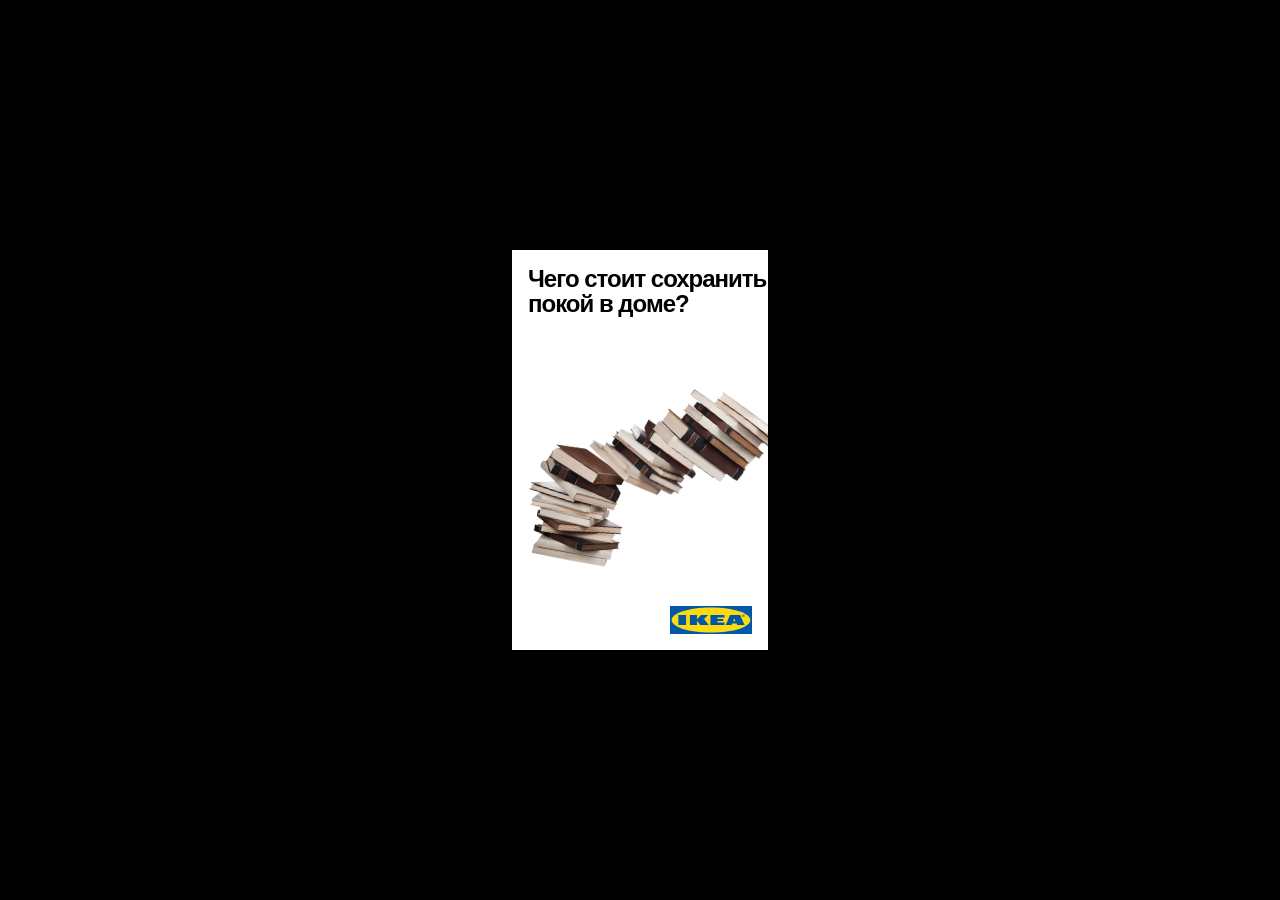
<file: smartHead/index.html>
<!DOCTYPE html>
<html lang="en">

<head>
  <meta charset="UTF-8">
  <meta name="viewport" content="width=device-width, initial-scale=1.0">
  <title>Document</title>
  <link rel="stylesheet" href="css/style.min.css">
</head>

<body>
  <div class="wrapper">
    <div class="container">

      <div class="frames">
        <div class="frame frame1">
          <p class="text text1">
            Чего стоит сохранить покой в доме?
          </p>
          <div class="images">
            <img class="img img3" src="images/3.png" alt="books">
            <img class="img img2" src="images/2.png" alt="books">
            <img class="img img1" src="images/1.png" alt="books">
          </div>
        </div>

        <div class="frame frame2">
          <p class="text text2">
            <span>хемнэс</span>
            <span>стеллаж</span>
            <span>6499.-</span>
          </p>
          <div class="images">
            <img src="images/bookshelf.png" alt="books">
          </div>
        </div>

        <div class="frame frame3">
          <p class="text text3">

            Узнайте цену покоя
          </p>
          <div class="frames__logo text">
            <span class="yellow-line"></span>
            IKEA.ru
          </div>
          <div class="copyright">
            © Inter IKEA Systems B.V.2018. ООО «ИКЕА ДОМ», Московская обл., г. Химки, мкр-н ИКЕА, корп. 1, ОГРН
            1065047056348.
          </div>
        </div>
      </div>
      <img class="logo" src="images/logo.svg" alt="logo">


    </div>
  </div>

  <script src="https://cdnjs.cloudflare.com/ajax/libs/gsap/3.7.1/gsap.min.js"></script>
  <script src="js/main.min.js"></script>
</body>

</html>
</file>
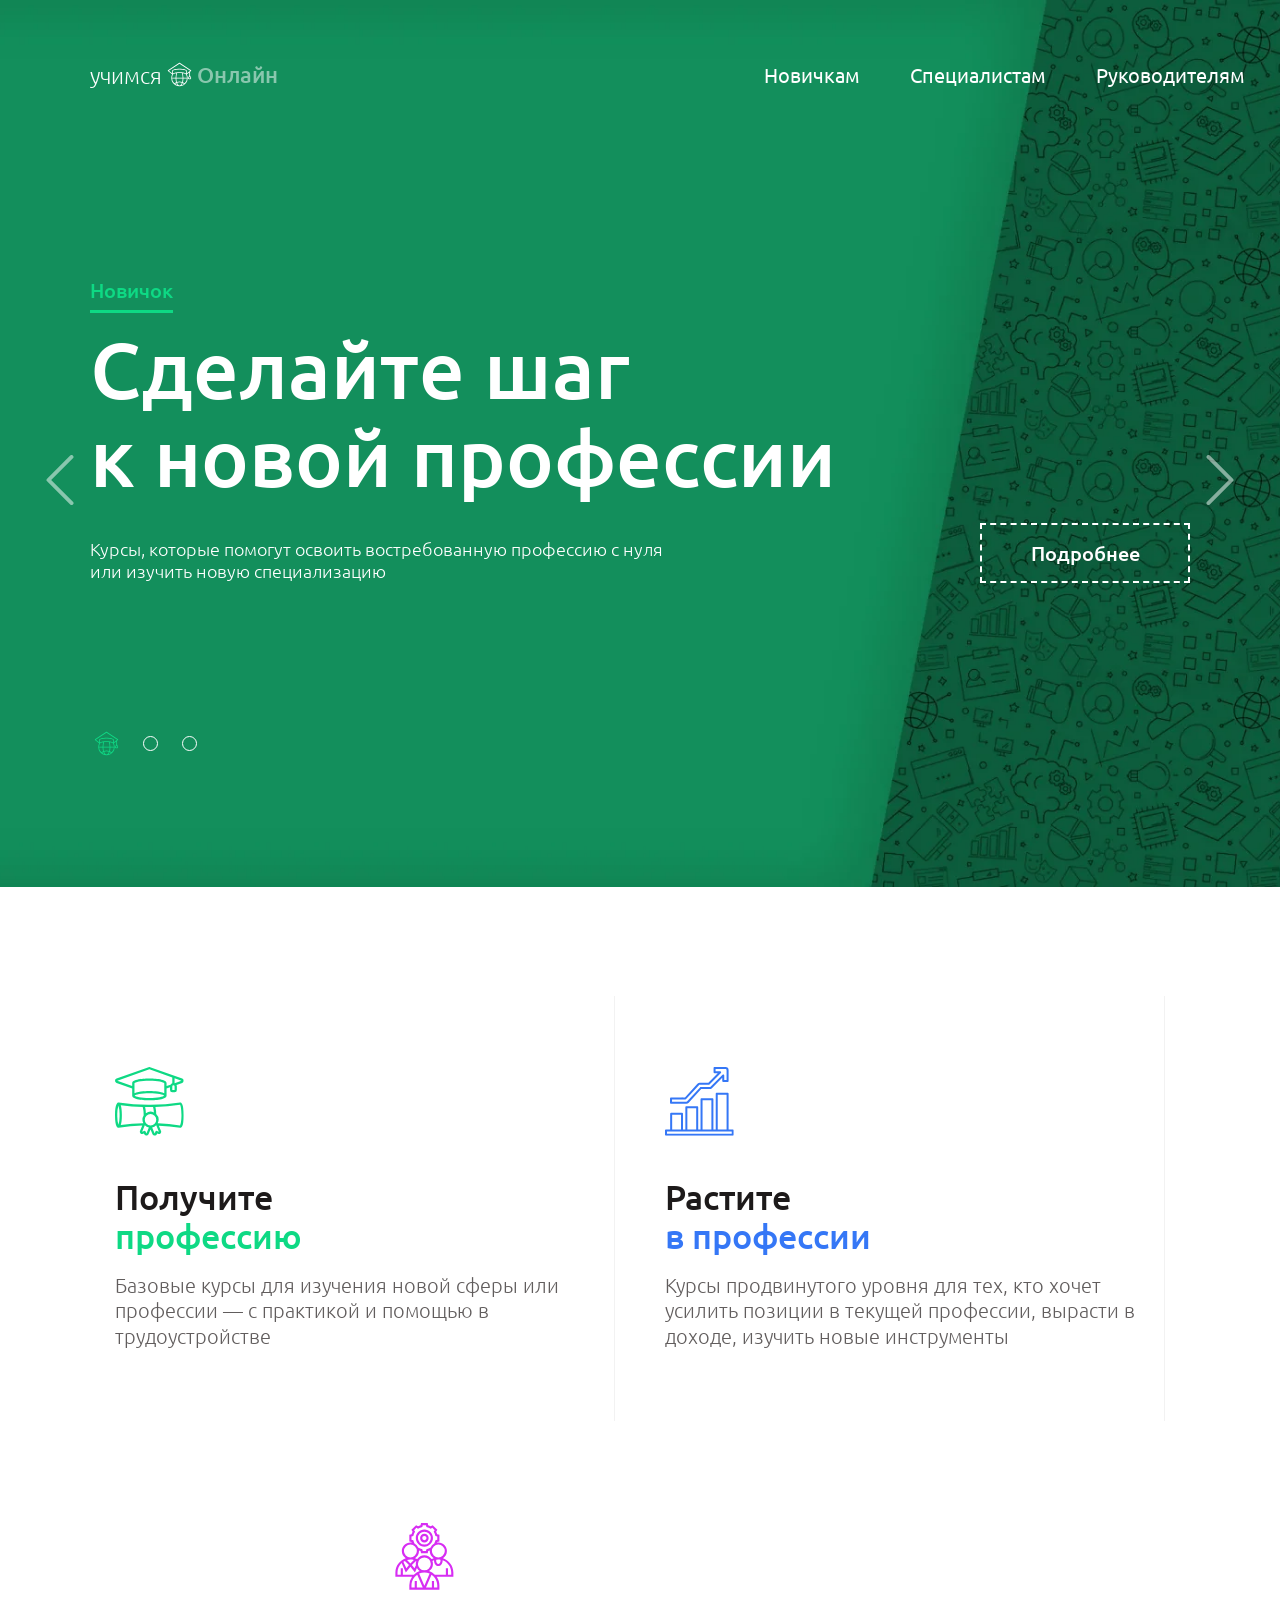
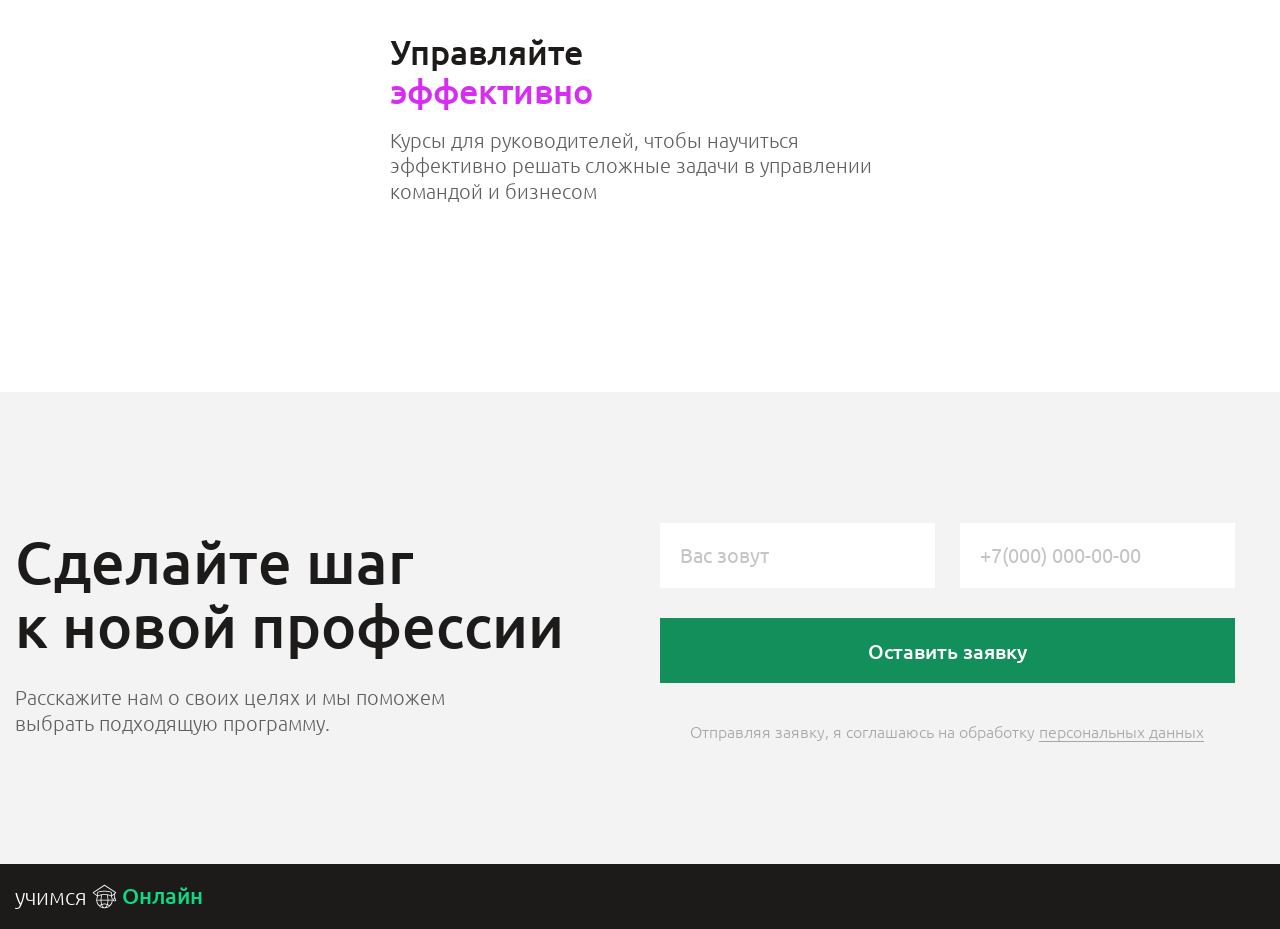
<file: developerKDA/app/index.html>
<!DOCTYPE html>
<html lang="ru">

<head>
	<meta charset="UTF-8">
	<meta name="viewport" content="width=device-width, initial-scale=1.0">
	<title>Developer Test</title>
	<link rel="preconnect" href="https://fonts.googleapis.com">
	<link rel="preconnect" href="https://fonts.gstatic.com" crossorigin>
	<link href="https://fonts.googleapis.com/css2?family=Ubuntu:wght@300;400;500&display=swap" rel="stylesheet">
	<link rel="stylesheet" href="css/style.min.css">
</head>

<body>

	<div class="wrapper">
		<header class="header">
	<div class="container">
		<div class="header__inner">

			<div class="tagline">
				<span>учимся</span>
				<span>Онлайн</span>
				<svg class="tagline-icon" width="25" height="25">
					<use href="img/sprite.svg#iconGrad"></use>
				</svg>
			</div>

			<div class="menu__btn">
				<span></span>
				<span></span>
				<span></span>
			</div>

			<ul class="nav-links">

				<li class="nav__item">
					<a class="nav__link" href="#" id="nav__link-active">Новичкам</a>
					<ul class="drop-menu">
						<li><a href="#">Дизайн</a></li>
						<li><a href="#">Аналитика</a></li>
						<li><a href="#">Маркетинг</a></li>
						<li><a href="#">Программирование</a></li>
					</ul>
				</li>

				<li class="nav__item">
					<a class="nav__link" href="#" id="nav__link-active">Специалистам</a>
					<ul class="drop-menu">
						<li><a href="#">Дизайн</a></li>
						<li><a href="#">Аналитика</a></li>
						<li><a href="#">Маркетинг</a></li>
						<li><a href="#">Программирование</a></li>
					</ul>
				</li>

				<li class="nav__item">
					<a class="nav__link" href="#" id="nav__link-active">Руководителям</a>
					<ul class="drop-menu">
						<li><a href="#">Стратегия</a></li>
						<li><a href="#">Цифровые финансы</a></li>
						<li><a href="#">Цифровой маркетинг</a></li>
						<li><a href="#">Бизнес и управление</a></li>
					</ul>
				</li>

			</ul>

		</div>
	</div>
</header>
		<main class="main">
			<section class="slider">
	<div class="swiper">
		<div class="swiper-wrapper">
			<div class="swiper-slide swiper-slide1">
				<div class="container">
					<div class="swiper-slide__inner">
						<div class="slide__text">
							<span>Новичок</span>
							<h1 class="slide__title">
								Сделайте шаг<br> к новой профессии
							</h1>
							<div class="slide__subtitle">
								Курсы, которые помогут освоить востребованную профессию
								с нуля или изучить новую специализацию
							</div>
						</div>
						<button class="slide__btn btn">Подробнее</button>
					</div>
				</div>
			</div>
			<div class="swiper-slide swiper-slide2">
				<div class="container">
					<div class="swiper-slide__inner">
						<div class="slide__text">
							<span>Специалисты</span>
							<h1 class="slide__title">
								Сделайте шаг<br> к росту карьеры
							</h1>
							<div class="slide__subtitle">
								Курсы для специалистов с опытом, чтобы развиваться в профессии и открывать новые возможности в
								карьере
							</div>
						</div>
						<button class="slide__btn btn">Подробнее</button>
					</div>
				</div>
			</div>
			<div class="swiper-slide swiper-slide3">
				<div class="container">
					<div class="swiper-slide__inner">
						<div class="slide__text">
							<span>Руководители</span>
							<h1 class="slide__title">
								Сделайте шаг<br> к новым решениям
							</h1>
							<div class="slide__subtitle">
								Курсы для руководителей, чтобы развивать управленческие навыки и растить бизнес
							</div>
						</div>
						<button class="slide__btn btn">Подробнее</button>
					</div>
				</div>
			</div>
		</div>
		<div class="slider__btn">
			<div class="swiper-button-prev">
				<svg class="arrowPrev" width="28" height="50">
					<use href="img/sprite.svg#arrowPrev"></use>
				</svg>
				<svg class="arrowPrevHover" width="50" height="50">
					<use href="img/sprite.svg#arrowPrevHover"></use>
				</svg>
			</div>
			<div class="swiper-button-next">
				<svg class="arrowNextHover" width="50" height="50">
					<use href="img/sprite.svg#arrowNextHover"></use>
				</svg>
				<svg class="arrowNext" width="28" height="50">
					<use href="img/sprite.svg#arrowNext"></use>
				</svg>
			</div>
		</div>
		<div class="pagination">
			<div class="container">
				<div class="swiper-pagination">
				</div>
			</div>
		</div>
	</div>
</section>
			<section class="content">
   <div class="container">
      <div class="content__inner">

         <ul class="content__list">

            <li class="content__item">
               <svg class="item-icon">
                  <use href="img/sprite.svg#icon1"></use>
               </svg>
               <h3 class="content__title">
                  Получите <br><span>профессию</span>
               </h3>
               <p class="content__text">
                  Базовые курсы для изучения новой сферы
                  или профессии — с практикой и помощью
                  в трудоустройстве
               </p>
            </li>

            <li class="content__item">
               <svg class="item-icon">
                  <use href="img/sprite.svg#icon2"></use>
               </svg>
               <h3 class="content__title">
                  Растите <br><span>в профессии</span>
               </h3>
               <p class="content__text">
                  Курсы продвинутого уровня для тех, кто хочет усилить позиции в текущей профессии, вырасти
                  в доходе, изучить новые инструменты
               </p>
            </li>

            <li class="content__item">
               <svg class="item-icon" width="65" height="63">
                  <use href="img/sprite.svg#icon3"></use>
               </svg>
               <h3 class="content__title">
                  Управляйте <br><span>эффективно</span>
               </h3>
               <p class="content__text">
                  Курсы для руководителей, чтобы научиться эффективно решать сложные задачи
                  в управлении командой и бизнесом
               </p>
            </li>
         </ul>
      </div>
   </div>
</section>
			<section class="form">
   <div class="container">
      <div class="form__inner">

         <div class="form__content">
            <h2 class="form__title">
               Сделайте шаг <br>к новой профессии
            </h2>
            <p class="form__subtitle">
               Расскажите нам
               о своих целях и мы поможем выбрать подходящую программу.
            </p>
         </div>

         <form class="form__request" action="#">
            <div class="form__list">
               <label class="form__item">
                  <input class="form__input input-name" type="text" name="Имя" placeholder="Вас зовут">
               </label>
               <label class="form__item">
                  <input class="form__input input-tel" type="tel" name="Телефон" placeholder="+7(000) 000-00-00">
               </label>
               <button class="form__item-btn btn">Оставить заявку</button>
            </div>

            <p class="form__policy">
               Отправляя заявку, я соглашаюсь на обработку <span>персональных данных</span>
            </p>
         </form>

      </div>
   </div>
</section>

		</main>

		<footer class="footer">
	<div class="container">
		<div class="footer__inner">

			<div class="tagline">
				<span>учимся</span>

				<span>Онлайн</span>
				<svg class="tagline-icon" width="25" height="25">
					<use href="img/sprite.svg#iconGrad"></use>
				</svg>
			</div>

		</div>
	</div>
</footer>

	</div>

	<script src="js/vendors.min.js"></script>
<script src="js/app.min.js"></script>

</body>

</html>
</file>
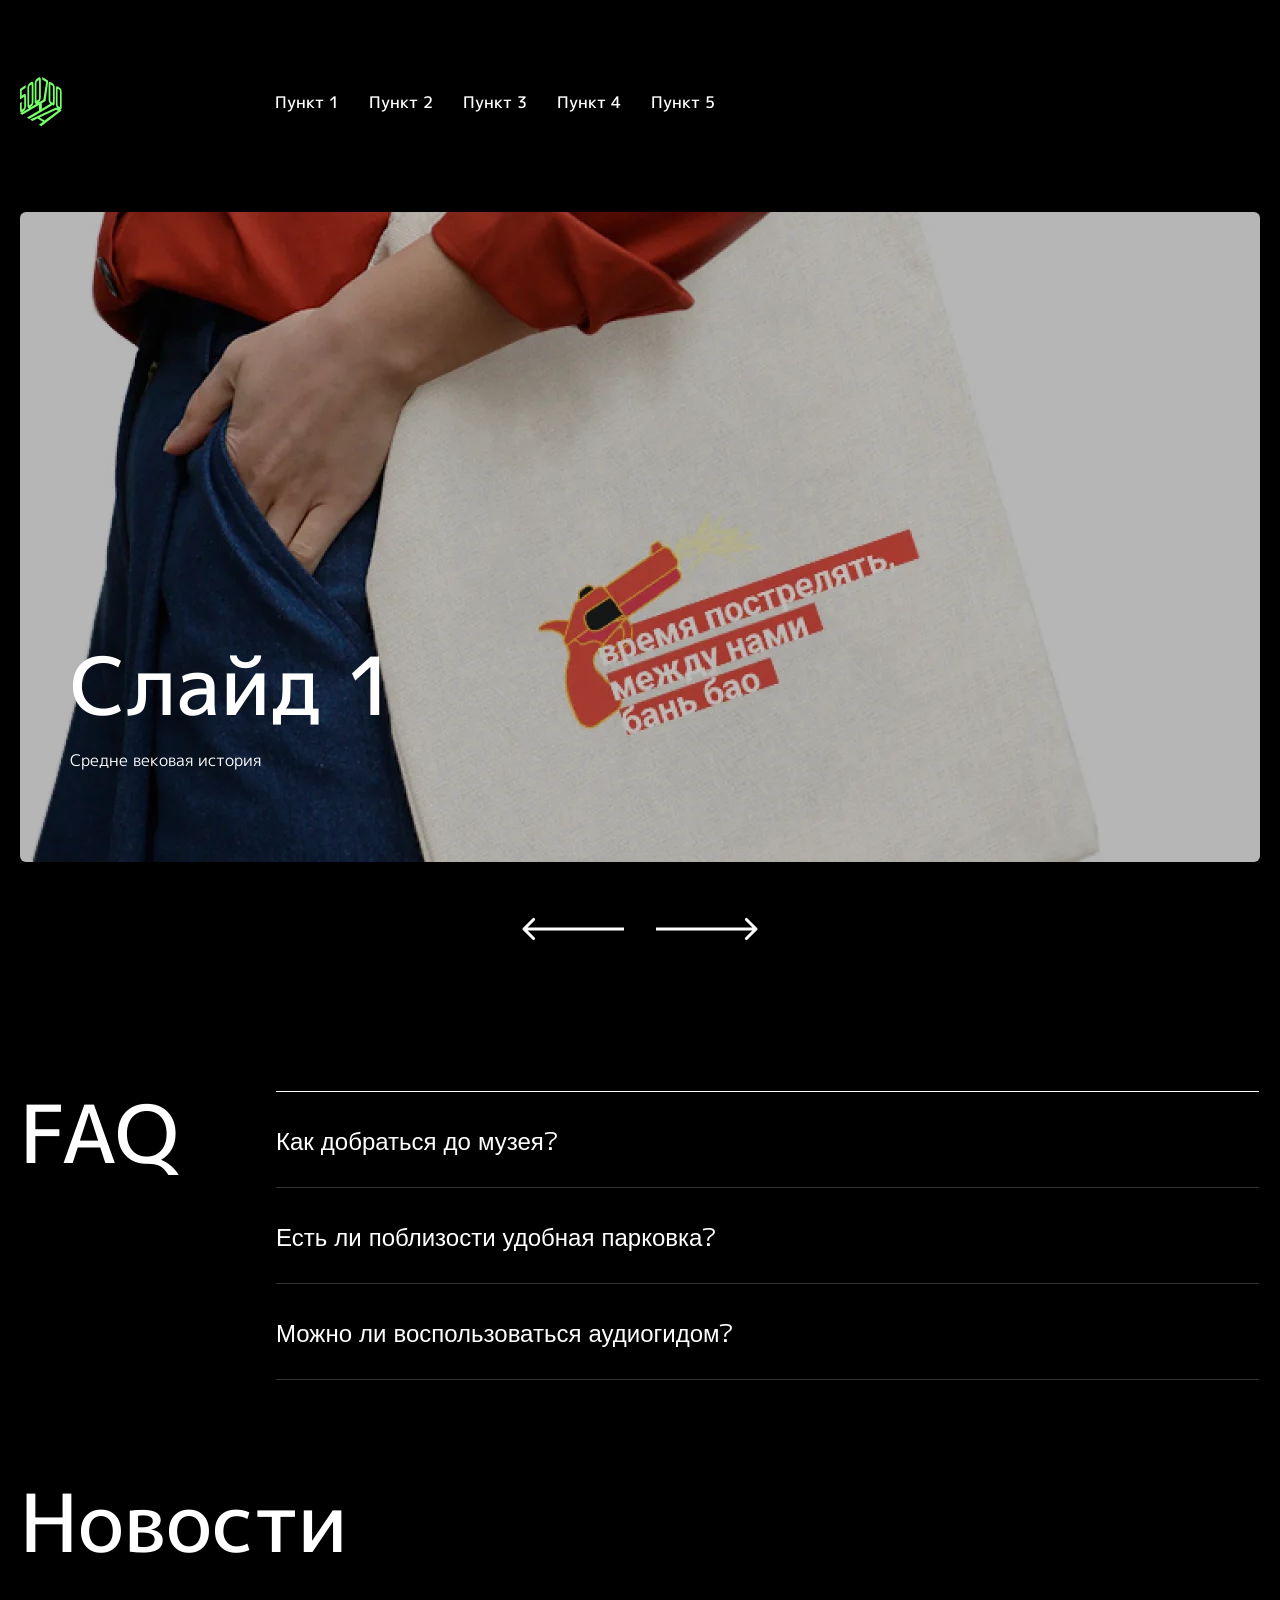
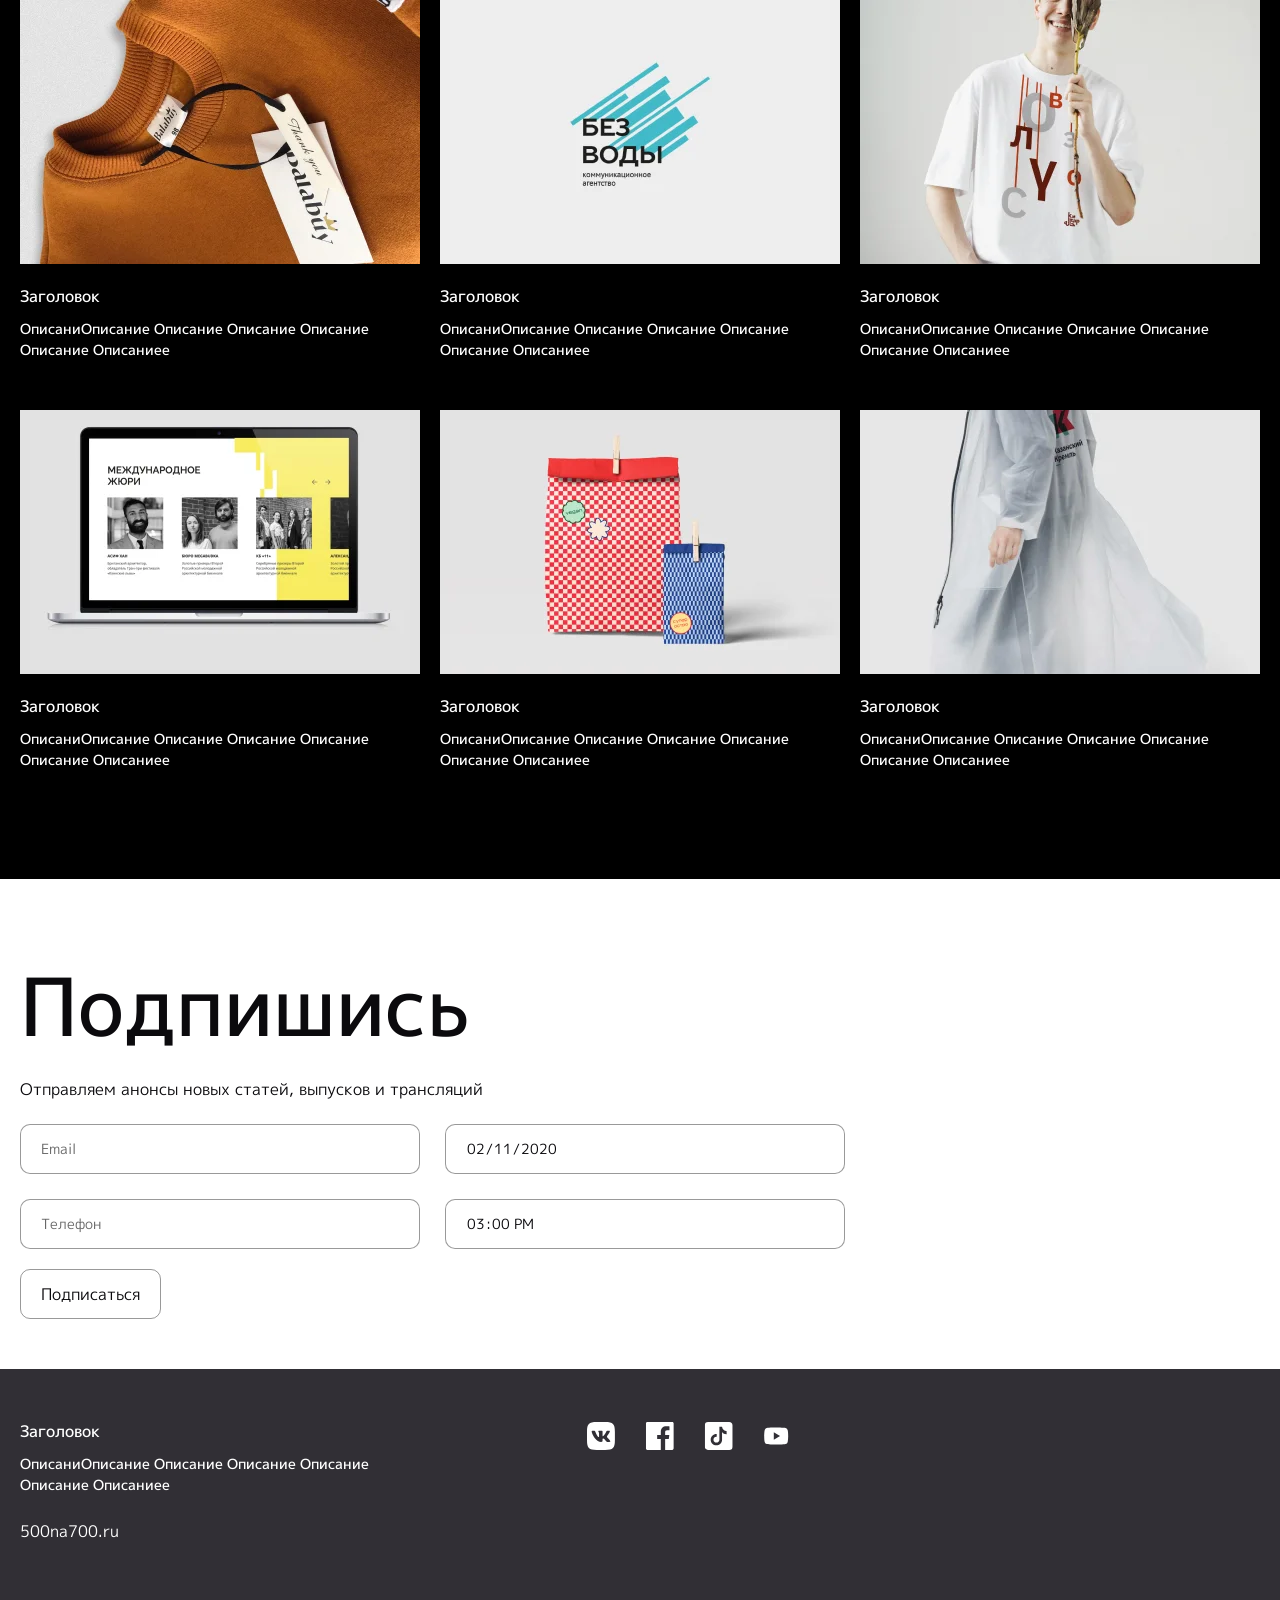
<file: KDA/app/index.html>
<!DOCTYPE html>
<html lang="ru">

<head>
	<meta charset="UTF-8">
	<meta name="viewport" content="width=device-width, initial-scale=1.0">
	<title></title>
	<link rel="preconnect" href="https://fonts.googleapis.com">
	<link rel="preconnect" href="https://fonts.gstatic.com" crossorigin>
	<link href="https://fonts.googleapis.com/css2?family=M+PLUS+1&family=M+PLUS+1p:wght@400;500&display=swap"
		rel="stylesheet">
	<link rel="stylesheet" href="css/style.min.css">
</head>

<body>

	<div class="wrapper">

		<header class="header">
			<div class="container">
				<div class="header__inner">

					<svg class="logo" width="42" height="50">
						<use href="img/sprite.svg#logo"></use>
					</svg>

					<div class="menu__btn">
						<span></span>
						<span></span>
						<span></span>
					</div>

					<nav class="menu">

						<ul class="menu__list">

							<li class="menu__item"><a class="text" href="#">Пункт 1</a>
								<div class="sub-menu__body">
									<ul class="sub-menu__list ">
										<li class="sub-menu__item"><a href="#">Подпункт меню1</a></li>
										<li class="sub-menu__item"><a href="#">Подпункт меню1</a></li>
										<li class="sub-menu__item"><a href="#">Подпункт меню1</a></li>
										<li class="sub-menu__item"><a href="#">Подпункт меню1</a></li>
										<li class="sub-menu__item"><a href="#">Подпункт меню1</a></li>
									</ul>
								</div>
							</li>

							<li class="menu__item"><a class="text" href="#">Пункт 2</a>
								<div class="sub-menu__body">
									<ul class="sub-menu__list ">
										<li class="sub-menu__item"><a href="#">Подпункт меню2</a></li>
										<li class="sub-menu__item"><a href="#">Подпункт меню2</a></li>
										<li class="sub-menu__item"><a href="#">Подпункт меню2</a></li>
										<li class="sub-menu__item"><a href="#">Подпункт меню2</a></li>
										<li class="sub-menu__item"><a href="#">Подпункт меню2</a></li>
									</ul>
								</div>
							</li>

							<li class="menu__item"><a class="text" href="#">Пункт 3</a>
								<div class="sub-menu__body">
									<ul class="sub-menu__list ">
										<li class="sub-menu__item"><a href="#">Подпункт меню3</a></li>
										<li class="sub-menu__item"><a href="#">Подпункт меню3</a></li>
										<li class="sub-menu__item"><a href="#">Подпункт меню3</a></li>
										<li class="sub-menu__item"><a href="#">Подпункт меню3</a></li>
										<li class="sub-menu__item"><a href="#">Подпункт меню3</a></li>
									</ul>
								</div>
							</li>

							<li class="menu__item"><a class="text" href="#">Пункт 4</a>
								<div class="sub-menu__body">
									<ul class="sub-menu__list ">
										<li class="sub-menu__item"><a href="#">Подпункт меню4</a></li>
										<li class="sub-menu__item"><a href="#">Подпункт меню4</a></li>
										<li class="sub-menu__item"><a href="#">Подпункт меню4</a></li>
										<li class="sub-menu__item"><a href="#">Подпункт меню4</a></li>
										<li class="sub-menu__item"><a href="#">Подпункт меню4</a></li>
									</ul>
								</div>
							</li>

							<li class="menu__item"><a class="text" href="#">Пункт 5</a>
								<div class="sub-menu__body">
									<ul class="sub-menu__list ">
										<li class="sub-menu__item"><a href="#">Подпункт меню5</a></li>
										<li class="sub-menu__item"><a href="#">Подпункт меню5</a></li>
										<li class="sub-menu__item"><a href="#">Подпункт меню5</a></li>
										<li class="sub-menu__item"><a href="#">Подпункт меню5</a></li>
										<li class="sub-menu__item"><a href="#">Подпункт меню5</a></li>
									</ul>
								</div>
							</li>


						</ul>

					</nav>

				</div>
			</div>
		</header>

		<main class="main">
			<section class="slider">
				<div class="swiper">
					<div class="swiper-wrapper">

						<div class="swiper-slide">
							<div class="slide__img">
								<picture>
									<source srcset="img/slide1.webp" type="image/webp"><img src="img/slide1.jpg" alt="Слайд 1">
								</picture>
							</div>
							<div class="slide__content">
								<h1 class="title">Слайд 1</h1>
								<p class="slide__text text">Средне вековая история</p>
							</div>
						</div>

						<div class="swiper-slide">
							<div class="slide__img">
								<picture>
									<source srcset="img/slide2.webp" type="image/webp"><img src="img/slide2.jpg" alt="Слайд 2">
								</picture>
							</div>
							<div class="slide__content">
								<h1 class="title">Слайд 2</h1>
								<p class="slide__text text">Казанский кремль</p>
							</div>
						</div>

						<div class="swiper-slide">
							<div class="slide__img">
								<picture>
									<source srcset="img/slide3.webp" type="image/webp"><img src="img/slide3.jpg" alt="Слайд 3">
								</picture>
							</div>
							<div class="slide__content">
								<h1 class="title">Слайд 3</h1>
								<p class="slide__text text">Прозвучат произведения Иоганна Себастьяна Баха, Поля Жанжана, Фрэнка
									Корделла, Андре Вайнена, Ефрема Подгайца</p>
							</div>
						</div>
					</div>
				</div>
				<div class="slider__btn">
					<div class="swiper-button-prev">
						<svg class="arrowL" width="102" height="24">
							<use href="img/sprite.svg#arrowL"></use>
						</svg>
					</div>
					<div class="swiper-button-next">
						<svg class="arrowR" width="102" height="24">
							<use href="img/sprite.svg#arrowR"></use>
						</svg>
					</div>
				</div>
			</section>
			<section class="faq">
				<div class="container">
					<div class="faq__inner">
						<div class="faq__title title">
							FAQ
						</div>
						<ul class="accordion">
							<li class="accordion-item">
								<h3 class="accordion-item__title">Как добраться до музея?</h3>
								<p class="accordion-item__text text">В Национальный музей Республики Татарстан можно добраться
									общественным
									транспортом: 1) «Станция метро «Кремлевская», а затем по направлению к Кремлю пройдя 5 минут
									пешком;
								</p>
							</li>
							<li class="accordion-item">
								<h3 class="accordion-item__title">Есть ли поблизости удобная парковка?</h3>
								<p class="accordion-item__text text">Lorem ipsum dolor sit amet consectetur adipisicing elit.
									Velit
									reiciendis
									laborum dolor ducimus soluta autem animi saepe ea doloremque voluptatem, cumque ratione
									quaerat minus
									iure id voluptatibus officiis alias sapiente.
								</p>
							</li>
							<li class="accordion-item">
								<h3 class="accordion-item__title">Можно ли воспользоваться аудиогидом?</h3>
								<p class="accordion-item__text text">Lorem ipsum dolor sit amet consectetur adipisicing elit.
									Velit
									reiciendis
									laborum dolor ducimus soluta autem animi saepe ea doloremque voluptatem, cumque ratione
									quaerat minus
									iure id voluptatibus officiis alias sapiente.
								</p>
							</li>
						</ul>
					</div>
				</div>
			</section>
			<section class="news">
				<div class="container">
					<div class="news__inner">
						<div class="news__title title">
							Новости
						</div>
						<ul class="news__list">
							<li class="news__item">
								<div class="news__item-img">
									<picture>
										<source srcset="img/new1.webp" type="image/webp"><img src="img/new1.jpg" alt="Новость">
									</picture>
								</div>
								<div class="news__item-text">
									<h3 class="news__item-title text">Заголовок</h3>
									<div class="news__item-desc">
										ОписаниОписание Описание Описание Описание Описание Описаниее
									</div>
								</div>
							</li>
							<li class="news__item">
								<div class="news__item-img">
									<picture>
										<source srcset="img/new2.webp" type="image/webp"><img src="img/new2.jpg" alt="Новость">
									</picture>
								</div>
								<div class="news__item-text">
									<h3 class="news__item-title text">Заголовок</h3>
									<div class="news__item-desc">
										ОписаниОписание Описание Описание Описание Описание Описаниее
									</div>
								</div>
							</li>
							<li class="news__item">
								<div class="news__item-img">
									<picture>
										<source srcset="img/new3.webp" type="image/webp"><img src="img/new3.jpg" alt="Новость">
									</picture>
								</div>
								<div class="news__item-text">
									<h3 class="news__item-title text">Заголовок</h3>
									<div class="news__item-desc">
										ОписаниОписание Описание Описание Описание Описание Описаниее
									</div>
								</div>
							</li>
							<li class="news__item">
								<div class="news__item-img">
									<picture>
										<source srcset="img/new4.webp" type="image/webp"><img src="img/new4.jpg" alt="Новость">
									</picture>
								</div>
								<div class="news__item-text">
									<h3 class="news__item-title text">Заголовок</h3>
									<div class="news__item-desc">
										ОписаниОписание Описание Описание Описание Описание Описаниее
									</div>
								</div>
							</li>
							<li class="news__item">
								<div class="news__item-img">
									<picture>
										<source srcset="img/new5.webp" type="image/webp"><img src="img/new5.jpg" alt="Новость">
									</picture>
								</div>
								<div class="news__item-text">
									<h3 class="news__item-title text">Заголовок</h3>
									<div class="news__item-desc">
										ОписаниОписание Описание Описание Описание Описание Описаниее
									</div>
								</div>
							</li>
							<li class="news__item">
								<div class="news__item-img">
									<picture>
										<source srcset="img/new6.webp" type="image/webp"><img src="img/new6.jpg" alt="Новость">
									</picture>
								</div>
								<div class="news__item-text ">
									<h3 class="news__item-title text">Заголовок</h3>
									<div class="news__item-desc">
										ОписаниОписание Описание Описание Описание Описание Описаниее
									</div>
								</div>
							</li>
						</ul>
					</div>
				</div>
			</section>
			<section class="subscribe">
				<div class="container">
					<div class="subscribe__inner">
						<div class="subscribe__title title">
							Подпишись
						</div>
						<div class="subscribe__subtitle">
							Отправляем анонсы новых статей, выпусков и трансляций
						</div>

						<form class="subscribe__form form" action="#">
							<div class="form__list">
								<div class="form__item">
									<input class="form__input input-email" type="email" name="Email" placeholder="Email">
								</div>
								<div class="form__item">
									<input class="form__input input-tel" type="tel" name="Телефон" placeholder="Телефон">
								</div>
								<div class="form__item">
									<input class="form__input input-date" type="date" name="Дата" value="2020-02-11">
								</div>
								<div class="form__item">
									<input class="form__input input-time" type="time" name="Время" value="15:00">
								</div>
							</div>
							<button class="form__item-btn">Подписаться</button>
						</form>

					</div>
				</div>
			</section>
		</main>

		<footer class="footer">
			<div class="container">
				<div class="footer__inner">
					<div class="footer__desc">
						<p>Заголовок</p>
						<p>ОписаниОписание Описание Описание Описание Описание Описаниее</p>
					</div>
					<div class="footer__link">
						500na700.ru
					</div>
					<div class="footer__social">
						<a href="#">
							<svg class="vk" width="28" height="28">
								<use href="img/sprite.svg#vk"></use>
							</svg>
						</a>
						<a href="#">
							<svg class="fb" width="29" height="28">
								<use href="img/sprite.svg#fb"></use>
							</svg>
						</a>
						<a href="#">
							<svg class="tiktok" width="29" height="28">
								<use href="img/sprite.svg#tiktok"></use>
							</svg>
						</a>
						<a href="#">
							<svg class="youtube" width="29" height="25">
								<use href="img/sprite.svg#youtube"></use>
							</svg>
						</a>
					</div>
				</div>
			</div>
		</footer>

	</div>

	<script src="js/vendors.min.js"></script>
	<script src="js/app.min.js"></script>

</body>

</html>
</file>
<file: smartHead/css/style.min.css>
html{-webkit-box-sizing:border-box;box-sizing:border-box}*,*::after,*::before{-webkit-box-sizing:inherit;box-sizing:inherit}ul[class],ol[class]{padding:0}body,h1,h2,h3,h4,h5,h6,p,ul,ol,li,figure,figcaption,blockquote,dl,dd{margin:0}ul[class]{list-style:none}img{max-width:100%;display:block}input,button,textarea,select{font:inherit}button{border:none}a{text-decoration:none}html,body{height:100%}body{background-color:black}.wrapper{display:-webkit-box;display:-ms-flexbox;display:flex;-webkit-box-pack:center;-ms-flex-pack:center;justify-content:center;-webkit-box-align:center;-ms-flex-align:center;align-items:center;height:100vh}.container{background:#ffffff;max-width:720px;height:400px;display:-webkit-box;display:-ms-flexbox;display:flex;-webkit-box-orient:vertical;-webkit-box-direction:normal;-ms-flex-direction:column;flex-direction:column;-webkit-box-pack:justify;-ms-flex-pack:justify;justify-content:space-between;overflow:hidden}.logo{width:82px;height:28px;-ms-flex-item-align:end;align-self:flex-end;margin-right:16px;margin-bottom:16px}.frames{display:-webkit-box;display:-ms-flexbox;display:flex;-webkit-box-orient:horizontal;-webkit-box-direction:reverse;-ms-flex-direction:row-reverse;flex-direction:row-reverse;max-width:240px;height:100%;margin-left:16px;margin-top:16px}.frames .frame{min-width:240px}.text{font-family:Verdana, Geneva, Tahoma, sans-serif;letter-spacing:-1px}.text1,.text3{font-weight:bold;line-height:25px}.text1{font-size:24px;margin-bottom:27px}.images{height:218px;width:200px}.frame1 .images{position:relative}.frame1 .images .img{position:absolute}.frame1 .images .img3{width:140px;top:4px;right:0px;z-index:3}.frame1 .images .img2{width:111px;top:62px;left:22px;z-index:1}.frame1 .images .img1{width:100px;bottom:0;z-index:0}.frame2{display:-webkit-box;display:-ms-flexbox;display:flex;-webkit-box-orient:vertical;-webkit-box-direction:normal;-ms-flex-direction:column;flex-direction:column}.frame2 .text2{display:-webkit-box;display:-ms-flexbox;display:flex;-webkit-box-orient:vertical;-webkit-box-direction:normal;-ms-flex-direction:column;flex-direction:column;margin-bottom:18px}.frame2 .text2 span:nth-child(1),.frame2 .text2 span:nth-child(3){font-weight:bold}.frame2 .text2 span:nth-child(1){font-size:16px}.frame2 .text2 span:nth-child(2){font-size:11px;font-weight:normal}.frame2 .text2 span:nth-child(3){font-size:24px}.frame2 .images{-ms-flex-item-align:center;-ms-grid-row-align:center;align-self:center}.frame2 .images img{height:237px;margin:0 auto}.frame3{display:-webkit-box;display:-ms-flexbox;display:flex;-webkit-box-orient:vertical;-webkit-box-direction:normal;-ms-flex-direction:column;flex-direction:column;position:relative}.frame3 .text3{font-size:34px;font-weight:bold;line-height:34px;margin-bottom:80px;margin-left:24px;width:158px}.frame3 .frames__logo{-ms-flex-item-align:center;-ms-grid-row-align:center;align-self:center;font-size:28px;font-weight:bold;line-height:30px;padding:6px 31px;border:3px solid #0051ba;border-radius:16px;background-position:center;overflow:hidden;position:relative}.frame3 .frames__logo span{position:absolute;left:-15px;top:-5px;display:inline-block;background-color:yellow;width:60px;height:30px;-webkit-transform:rotate(-53deg);-ms-transform:rotate(-53deg);transform:rotate(-53deg)}.frame3 .copyright{position:absolute;-webkit-transform:rotate(-90deg);-ms-transform:rotate(-90deg);transform:rotate(-90deg);z-index:100;bottom:75px;left:-123px;width:239px;font-size:7px;font-weight:normal;color:#545455}
</file>
<file: developerKDA/app/css/style.min.css>
:root{--white: #FFFFFF;--green: #138F5B;--green-light: #0ED984;--blue: #0D41A7;--blue-light: #3577F6;--purple: #9C10B4;--purple-light: #D72DF3;--dark: #1D1A1A;--grey: #615D5D}html{-webkit-box-sizing:border-box;box-sizing:border-box}*{padding:0px;margin:0px;border:0px}*,*::after,*::before{-webkit-box-sizing:border-box;box-sizing:border-box}aside,nav,footer,header,section{display:block}ul{list-style:none}img{max-width:100%;max-height:100%;height:auto;display:block}input,button,textarea,select{font:inherit}button{border:none}a,a:visited{text-decoration:none}a:hover{text-decoration:none}@font-face{font-family:swiper-icons;src:url("data:application/font-woff;charset=utf-8;base64, [base64]//wADZ2x5ZgAAAywAAADMAAAD2MHtryVoZWFkAAABbAAAADAAAAA2E2+eoWhoZWEAAAGcAAAAHwAAACQC9gDzaG10eAAAAigAAAAZAAAArgJkABFsb2NhAAAC0AAAAFoAAABaFQAUGG1heHAAAAG8AAAAHwAAACAAcABAbmFtZQAAA/gAAAE5AAACXvFdBwlwb3N0AAAFNAAAAGIAAACE5s74hXjaY2BkYGAAYpf5Hu/j+W2+MnAzMYDAzaX6QjD6/4//Bxj5GA8AuRwMYGkAPywL13jaY2BkYGA88P8Agx4j+/8fQDYfA1AEBWgDAIB2BOoAeNpjYGRgYNBh4GdgYgABEMnIABJzYNADCQAACWgAsQB42mNgYfzCOIGBlYGB0YcxjYGBwR1Kf2WQZGhhYGBiYGVmgAFGBiQQkOaawtDAoMBQxXjg/wEGPcYDDA4wNUA2CCgwsAAAO4EL6gAAeNpj2M0gyAACqxgGNWBkZ2D4/wMA+xkDdgAAAHjaY2BgYGaAYBkGRgYQiAHyGMF8FgYHIM3DwMHABGQrMOgyWDLEM1T9/w8UBfEMgLzE////P/5//f/V/xv+r4eaAAeMbAxwIUYmIMHEgKYAYjUcsDAwsLKxc3BycfPw8jEQA/[base64]/uznmfPFBNODM2K7MTQ45YEAZqGP81AmGGcF3iPqOop0r1SPTaTbVkfUe4HXj97wYE+yNwWYxwWu4v1ugWHgo3S1XdZEVqWM7ET0cfnLGxWfkgR42o2PvWrDMBSFj/IHLaF0zKjRgdiVMwScNRAoWUoH78Y2icB/yIY09An6AH2Bdu/UB+yxopYshQiEvnvu0dURgDt8QeC8PDw7Fpji3fEA4z/PEJ6YOB5hKh4dj3EvXhxPqH/SKUY3rJ7srZ4FZnh1PMAtPhwP6fl2PMJMPDgeQ4rY8YT6Gzao0eAEA409DuggmTnFnOcSCiEiLMgxCiTI6Cq5DZUd3Qmp10vO0LaLTd2cjN4fOumlc7lUYbSQcZFkutRG7g6JKZKy0RmdLY680CDnEJ+UMkpFFe1RN7nxdVpXrC4aTtnaurOnYercZg2YVmLN/d/gczfEimrE/fs/bOuq29Zmn8tloORaXgZgGa78yO9/cnXm2BpaGvq25Dv9S4E9+5SIc9PqupJKhYFSSl47+Qcr1mYNAAAAeNptw0cKwkAAAMDZJA8Q7OUJvkLsPfZ6zFVERPy8qHh2YER+3i/BP83vIBLLySsoKimrqKqpa2hp6+jq6RsYGhmbmJqZSy0sraxtbO3sHRydnEMU4uR6yx7JJXveP7WrDycAAAAAAAH//wACeNpjYGRgYOABYhkgZgJCZgZNBkYGLQZtIJsFLMYAAAw3ALgAeNolizEKgDAQBCchRbC2sFER0YD6qVQiBCv/H9ezGI6Z5XBAw8CBK/m5iQQVauVbXLnOrMZv2oLdKFa8Pjuru2hJzGabmOSLzNMzvutpB3N42mNgZGBg4GKQYzBhYMxJLMlj4GBgAYow/P/PAJJhLM6sSoWKfWCAAwDAjgbRAAB42mNgYGBkAIIbCZo5IPrmUn0hGA0AO8EFTQAA");font-weight:400;font-style:normal}:root{--swiper-theme-color:#007aff}.swiper{margin-left:auto;margin-right:auto;position:relative;overflow:hidden;list-style:none;padding:0;z-index:1}.swiper-vertical>.swiper-wrapper{-webkit-box-orient:vertical;-webkit-box-direction:normal;-ms-flex-direction:column;flex-direction:column}.swiper-wrapper{position:relative;width:100%;height:100%;z-index:1;display:-webkit-box;display:-ms-flexbox;display:flex;-webkit-transition-property:-webkit-transform;transition-property:-webkit-transform;-o-transition-property:transform;transition-property:transform;transition-property:transform, -webkit-transform;-webkit-box-sizing:content-box;box-sizing:content-box}.swiper-android .swiper-slide,.swiper-wrapper{-webkit-transform:translate3d(0px, 0, 0);transform:translate3d(0px, 0, 0)}.swiper-pointer-events{-ms-touch-action:pan-y;touch-action:pan-y}.swiper-pointer-events.swiper-vertical{-ms-touch-action:pan-x;touch-action:pan-x}.swiper-slide{-ms-flex-negative:0;flex-shrink:0;width:100%;height:100%;position:relative;-webkit-transition-property:-webkit-transform;transition-property:-webkit-transform;-o-transition-property:transform;transition-property:transform;transition-property:transform, -webkit-transform}.swiper-slide-invisible-blank{visibility:hidden}.swiper-autoheight,.swiper-autoheight .swiper-slide{height:auto}.swiper-autoheight .swiper-wrapper{-webkit-box-align:start;-ms-flex-align:start;align-items:flex-start;-webkit-transition-property:height,-webkit-transform;transition-property:height,-webkit-transform;-o-transition-property:transform,height;transition-property:transform,height;transition-property:transform,height,-webkit-transform}.swiper-3d,.swiper-3d.swiper-css-mode .swiper-wrapper{-webkit-perspective:1200px;perspective:1200px}.swiper-3d .swiper-cube-shadow,.swiper-3d .swiper-slide,.swiper-3d .swiper-slide-shadow,.swiper-3d .swiper-slide-shadow-bottom,.swiper-3d .swiper-slide-shadow-left,.swiper-3d .swiper-slide-shadow-right,.swiper-3d .swiper-slide-shadow-top,.swiper-3d .swiper-wrapper{-webkit-transform-style:preserve-3d;transform-style:preserve-3d}.swiper-3d .swiper-slide-shadow,.swiper-3d .swiper-slide-shadow-bottom,.swiper-3d .swiper-slide-shadow-left,.swiper-3d .swiper-slide-shadow-right,.swiper-3d .swiper-slide-shadow-top{position:absolute;left:0;top:0;width:100%;height:100%;pointer-events:none;z-index:10}.swiper-3d .swiper-slide-shadow{background:rgba(0,0,0,.15)}.swiper-3d .swiper-slide-shadow-left{background-image:-webkit-gradient(linear, right top, left top, from(rgba(0, 0, 0, 0.5)), to(rgba(0, 0, 0, 0)));background-image:-o-linear-gradient(right, rgba(0, 0, 0, 0.5), rgba(0, 0, 0, 0));background-image:linear-gradient(to left, rgba(0, 0, 0, 0.5), rgba(0, 0, 0, 0))}.swiper-3d .swiper-slide-shadow-right{background-image:-webkit-gradient(linear, left top, right top, from(rgba(0, 0, 0, 0.5)), to(rgba(0, 0, 0, 0)));background-image:-o-linear-gradient(left, rgba(0, 0, 0, 0.5), rgba(0, 0, 0, 0));background-image:linear-gradient(to right, rgba(0, 0, 0, 0.5), rgba(0, 0, 0, 0))}.swiper-3d .swiper-slide-shadow-top{background-image:-webkit-gradient(linear, left bottom, left top, from(rgba(0, 0, 0, 0.5)), to(rgba(0, 0, 0, 0)));background-image:-o-linear-gradient(bottom, rgba(0, 0, 0, 0.5), rgba(0, 0, 0, 0));background-image:linear-gradient(to top, rgba(0, 0, 0, 0.5), rgba(0, 0, 0, 0))}.swiper-3d .swiper-slide-shadow-bottom{background-image:-webkit-gradient(linear, left top, left bottom, from(rgba(0, 0, 0, 0.5)), to(rgba(0, 0, 0, 0)));background-image:-o-linear-gradient(top, rgba(0, 0, 0, 0.5), rgba(0, 0, 0, 0));background-image:linear-gradient(to bottom, rgba(0, 0, 0, 0.5), rgba(0, 0, 0, 0))}.swiper-css-mode>.swiper-wrapper{overflow:auto;scrollbar-width:none;-ms-overflow-style:none}.swiper-css-mode>.swiper-wrapper::-webkit-scrollbar{display:none}.swiper-css-mode>.swiper-wrapper>.swiper-slide{scroll-snap-align:start start}.swiper-horizontal.swiper-css-mode>.swiper-wrapper{-ms-scroll-snap-type:x mandatory;scroll-snap-type:x mandatory}.swiper-vertical.swiper-css-mode>.swiper-wrapper{-ms-scroll-snap-type:y mandatory;scroll-snap-type:y mandatory}.swiper-centered>.swiper-wrapper::before{content:"";-ms-flex-negative:0;flex-shrink:0;-webkit-box-ordinal-group:10000;-ms-flex-order:9999;order:9999}.swiper-centered.swiper-horizontal>.swiper-wrapper>.swiper-slide:first-child{-webkit-margin-start:var(--swiper-centered-offset-before);margin-inline-start:var(--swiper-centered-offset-before)}.swiper-centered.swiper-horizontal>.swiper-wrapper::before{height:100%;min-height:1px;width:var(--swiper-centered-offset-after)}.swiper-centered.swiper-vertical>.swiper-wrapper>.swiper-slide:first-child{-webkit-margin-before:var(--swiper-centered-offset-before);margin-block-start:var(--swiper-centered-offset-before)}.swiper-centered.swiper-vertical>.swiper-wrapper::before{width:100%;min-width:1px;height:var(--swiper-centered-offset-after)}.swiper-centered>.swiper-wrapper>.swiper-slide{scroll-snap-align:center center}.swiper-virtual.swiper-css-mode .swiper-wrapper::after{content:"";position:absolute;left:0;top:0;pointer-events:none}.swiper-virtual.swiper-css-mode.swiper-horizontal .swiper-wrapper::after{height:1px;width:var(--swiper-virtual-size)}.swiper-virtual.swiper-css-mode.swiper-vertical .swiper-wrapper::after{width:1px;height:var(--swiper-virtual-size)}:root{--swiper-navigation-size:44px}.swiper-button-next,.swiper-button-prev{position:absolute;top:50%;width:calc(var(--swiper-navigation-size)/44*27);height:var(--swiper-navigation-size);margin-top:calc(0px - var(--swiper-navigation-size)/2);z-index:10;cursor:pointer;display:-webkit-box;display:-ms-flexbox;display:flex;-webkit-box-align:center;-ms-flex-align:center;align-items:center;-webkit-box-pack:center;-ms-flex-pack:center;justify-content:center;color:var(--swiper-navigation-color, var(--swiper-theme-color))}.swiper-button-next.swiper-button-disabled,.swiper-button-prev.swiper-button-disabled{opacity:.35;cursor:auto;pointer-events:none}.swiper-button-next:after,.swiper-button-prev:after{font-family:swiper-icons;font-size:var(--swiper-navigation-size);text-transform:none !important;letter-spacing:0;text-transform:none;font-variant:initial;line-height:1}.swiper-button-prev,.swiper-rtl .swiper-button-next{left:10px;right:auto}.swiper-button-prev:after,.swiper-rtl .swiper-button-next:after{content:"prev"}.swiper-button-next,.swiper-rtl .swiper-button-prev{right:10px;left:auto}.swiper-button-next:after,.swiper-rtl .swiper-button-prev:after{content:"next"}.swiper-button-lock{display:none}.swiper-pagination{position:absolute;text-align:center;-webkit-transition:.3s opacity;-o-transition:.3s opacity;transition:.3s opacity;-webkit-transform:translate3d(0, 0, 0);transform:translate3d(0, 0, 0);z-index:10}.swiper-pagination.swiper-pagination-hidden{opacity:0}.swiper-horizontal>.swiper-pagination-bullets,.swiper-pagination-bullets.swiper-pagination-horizontal,.swiper-pagination-custom,.swiper-pagination-fraction{bottom:10px;left:0;width:100%}.swiper-pagination-bullets-dynamic{overflow:hidden;font-size:0}.swiper-pagination-bullets-dynamic .swiper-pagination-bullet{-webkit-transform:scale(0.33);-ms-transform:scale(0.33);transform:scale(0.33);position:relative}.swiper-pagination-bullets-dynamic .swiper-pagination-bullet-active{-webkit-transform:scale(1);-ms-transform:scale(1);transform:scale(1)}.swiper-pagination-bullets-dynamic .swiper-pagination-bullet-active-main{-webkit-transform:scale(1);-ms-transform:scale(1);transform:scale(1)}.swiper-pagination-bullets-dynamic .swiper-pagination-bullet-active-prev{-webkit-transform:scale(0.66);-ms-transform:scale(0.66);transform:scale(0.66)}.swiper-pagination-bullets-dynamic .swiper-pagination-bullet-active-prev-prev{-webkit-transform:scale(0.33);-ms-transform:scale(0.33);transform:scale(0.33)}.swiper-pagination-bullets-dynamic .swiper-pagination-bullet-active-next{-webkit-transform:scale(0.66);-ms-transform:scale(0.66);transform:scale(0.66)}.swiper-pagination-bullets-dynamic .swiper-pagination-bullet-active-next-next{-webkit-transform:scale(0.33);-ms-transform:scale(0.33);transform:scale(0.33)}.swiper-pagination-bullet{width:var(--swiper-pagination-bullet-width, var(--swiper-pagination-bullet-size, 8px));height:var(--swiper-pagination-bullet-height, var(--swiper-pagination-bullet-size, 8px));display:inline-block;border-radius:50%;background:var(--swiper-pagination-bullet-inactive-color, #000);opacity:var(--swiper-pagination-bullet-inactive-opacity, 0.2)}button.swiper-pagination-bullet{border:none;margin:0;padding:0;-webkit-box-shadow:none;box-shadow:none;-webkit-appearance:none;-moz-appearance:none;appearance:none}.swiper-pagination-clickable .swiper-pagination-bullet{cursor:pointer}.swiper-pagination-bullet:only-child{display:none !important}.swiper-pagination-bullet-active{opacity:var(--swiper-pagination-bullet-opacity, 1);background:var(--swiper-pagination-color, var(--swiper-theme-color))}.swiper-pagination-vertical.swiper-pagination-bullets,.swiper-vertical>.swiper-pagination-bullets{right:10px;top:50%;-webkit-transform:translate3d(0px, -50%, 0);transform:translate3d(0px, -50%, 0)}.swiper-pagination-vertical.swiper-pagination-bullets .swiper-pagination-bullet,.swiper-vertical>.swiper-pagination-bullets .swiper-pagination-bullet{margin:var(--swiper-pagination-bullet-vertical-gap, 6px) 0;display:block}.swiper-pagination-vertical.swiper-pagination-bullets.swiper-pagination-bullets-dynamic,.swiper-vertical>.swiper-pagination-bullets.swiper-pagination-bullets-dynamic{top:50%;-webkit-transform:translateY(-50%);-ms-transform:translateY(-50%);transform:translateY(-50%);width:8px}.swiper-pagination-vertical.swiper-pagination-bullets.swiper-pagination-bullets-dynamic .swiper-pagination-bullet,.swiper-vertical>.swiper-pagination-bullets.swiper-pagination-bullets-dynamic .swiper-pagination-bullet{display:inline-block;-webkit-transition:.2s transform,.2s top;-o-transition:.2s transform,.2s top;transition:.2s transform,.2s top}.swiper-horizontal>.swiper-pagination-bullets .swiper-pagination-bullet,.swiper-pagination-horizontal.swiper-pagination-bullets .swiper-pagination-bullet{margin:0 var(--swiper-pagination-bullet-horizontal-gap, 4px)}.swiper-horizontal>.swiper-pagination-bullets.swiper-pagination-bullets-dynamic,.swiper-pagination-horizontal.swiper-pagination-bullets.swiper-pagination-bullets-dynamic{left:50%;-webkit-transform:translateX(-50%);-ms-transform:translateX(-50%);transform:translateX(-50%);white-space:nowrap}.swiper-horizontal>.swiper-pagination-bullets.swiper-pagination-bullets-dynamic .swiper-pagination-bullet,.swiper-pagination-horizontal.swiper-pagination-bullets.swiper-pagination-bullets-dynamic .swiper-pagination-bullet{-webkit-transition:.2s transform,.2s left;-o-transition:.2s transform,.2s left;transition:.2s transform,.2s left}.swiper-horizontal.swiper-rtl>.swiper-pagination-bullets-dynamic .swiper-pagination-bullet{-webkit-transition:.2s transform,.2s right;-o-transition:.2s transform,.2s right;transition:.2s transform,.2s right}.swiper-pagination-progressbar{background:rgba(0,0,0,.25);position:absolute}.swiper-pagination-progressbar .swiper-pagination-progressbar-fill{background:var(--swiper-pagination-color, var(--swiper-theme-color));position:absolute;left:0;top:0;width:100%;height:100%;-webkit-transform:scale(0);-ms-transform:scale(0);transform:scale(0);-webkit-transform-origin:left top;-ms-transform-origin:left top;transform-origin:left top}.swiper-rtl .swiper-pagination-progressbar .swiper-pagination-progressbar-fill{-webkit-transform-origin:right top;-ms-transform-origin:right top;transform-origin:right top}.swiper-horizontal>.swiper-pagination-progressbar,.swiper-pagination-progressbar.swiper-pagination-horizontal,.swiper-pagination-progressbar.swiper-pagination-vertical.swiper-pagination-progressbar-opposite,.swiper-vertical>.swiper-pagination-progressbar.swiper-pagination-progressbar-opposite{width:100%;height:4px;left:0;top:0}.swiper-horizontal>.swiper-pagination-progressbar.swiper-pagination-progressbar-opposite,.swiper-pagination-progressbar.swiper-pagination-horizontal.swiper-pagination-progressbar-opposite,.swiper-pagination-progressbar.swiper-pagination-vertical,.swiper-vertical>.swiper-pagination-progressbar{width:4px;height:100%;left:0;top:0}.swiper-pagination-lock{display:none}.swiper-scrollbar{border-radius:10px;position:relative;-ms-touch-action:none;background:rgba(0,0,0,.1)}.swiper-horizontal>.swiper-scrollbar{position:absolute;left:1%;bottom:3px;z-index:50;height:5px;width:98%}.swiper-vertical>.swiper-scrollbar{position:absolute;right:3px;top:1%;z-index:50;width:5px;height:98%}.swiper-scrollbar-drag{height:100%;width:100%;position:relative;background:rgba(0,0,0,.5);border-radius:10px;left:0;top:0}.swiper-scrollbar-cursor-drag{cursor:move}.swiper-scrollbar-lock{display:none}.swiper-zoom-container{width:100%;height:100%;display:-webkit-box;display:-ms-flexbox;display:flex;-webkit-box-pack:center;-ms-flex-pack:center;justify-content:center;-webkit-box-align:center;-ms-flex-align:center;align-items:center;text-align:center}.swiper-zoom-container>canvas,.swiper-zoom-container>img,.swiper-zoom-container>svg{max-width:100%;max-height:100%;-o-object-fit:contain;object-fit:contain}.swiper-slide-zoomed{cursor:move}.swiper-lazy-preloader{width:42px;height:42px;position:absolute;left:50%;top:50%;margin-left:-21px;margin-top:-21px;z-index:10;-webkit-transform-origin:50%;-ms-transform-origin:50%;transform-origin:50%;-webkit-animation:swiper-preloader-spin 1s infinite linear;animation:swiper-preloader-spin 1s infinite linear;-webkit-box-sizing:border-box;box-sizing:border-box;border:4px solid var(--swiper-preloader-color, var(--swiper-theme-color));border-radius:50%;border-top-color:rgba(0,0,0,0)}.swiper-lazy-preloader-white{--swiper-preloader-color:#fff}.swiper-lazy-preloader-black{--swiper-preloader-color:#000}@-webkit-keyframes swiper-preloader-spin{100%{-webkit-transform:rotate(360deg);transform:rotate(360deg)}}@keyframes swiper-preloader-spin{100%{-webkit-transform:rotate(360deg);transform:rotate(360deg)}}.swiper .swiper-notification{position:absolute;left:0;top:0;pointer-events:none;opacity:0;z-index:-1000}.swiper-free-mode>.swiper-wrapper{-webkit-transition-timing-function:ease-out;-o-transition-timing-function:ease-out;transition-timing-function:ease-out;margin:0 auto}.swiper-grid>.swiper-wrapper{-ms-flex-wrap:wrap;flex-wrap:wrap}.swiper-grid-column>.swiper-wrapper{-ms-flex-wrap:wrap;flex-wrap:wrap;-webkit-box-orient:vertical;-webkit-box-direction:normal;-ms-flex-direction:column;flex-direction:column}.swiper-fade.swiper-free-mode .swiper-slide{-webkit-transition-timing-function:ease-out;-o-transition-timing-function:ease-out;transition-timing-function:ease-out}.swiper-fade .swiper-slide{pointer-events:none;-webkit-transition-property:opacity;-o-transition-property:opacity;transition-property:opacity}.swiper-fade .swiper-slide .swiper-slide{pointer-events:none}.swiper-fade .swiper-slide-active,.swiper-fade .swiper-slide-active .swiper-slide-active{pointer-events:auto}.swiper-cube{overflow:visible}.swiper-cube .swiper-slide{pointer-events:none;-webkit-backface-visibility:hidden;backface-visibility:hidden;z-index:1;visibility:hidden;-webkit-transform-origin:0 0;-ms-transform-origin:0 0;transform-origin:0 0;width:100%;height:100%}.swiper-cube .swiper-slide .swiper-slide{pointer-events:none}.swiper-cube.swiper-rtl .swiper-slide{-webkit-transform-origin:100% 0;-ms-transform-origin:100% 0;transform-origin:100% 0}.swiper-cube .swiper-slide-active,.swiper-cube .swiper-slide-active .swiper-slide-active{pointer-events:auto}.swiper-cube .swiper-slide-active,.swiper-cube .swiper-slide-next,.swiper-cube .swiper-slide-next+.swiper-slide,.swiper-cube .swiper-slide-prev{pointer-events:auto;visibility:visible}.swiper-cube .swiper-slide-shadow-bottom,.swiper-cube .swiper-slide-shadow-left,.swiper-cube .swiper-slide-shadow-right,.swiper-cube .swiper-slide-shadow-top{z-index:0;-webkit-backface-visibility:hidden;backface-visibility:hidden}.swiper-cube .swiper-cube-shadow{position:absolute;left:0;bottom:0px;width:100%;height:100%;opacity:.6;z-index:0}.swiper-cube .swiper-cube-shadow:before{content:"";background:#000;position:absolute;left:0;top:0;bottom:0;right:0;-webkit-filter:blur(50px);filter:blur(50px)}.swiper-flip{overflow:visible}.swiper-flip .swiper-slide{pointer-events:none;-webkit-backface-visibility:hidden;backface-visibility:hidden;z-index:1}.swiper-flip .swiper-slide .swiper-slide{pointer-events:none}.swiper-flip .swiper-slide-active,.swiper-flip .swiper-slide-active .swiper-slide-active{pointer-events:auto}.swiper-flip .swiper-slide-shadow-bottom,.swiper-flip .swiper-slide-shadow-left,.swiper-flip .swiper-slide-shadow-right,.swiper-flip .swiper-slide-shadow-top{z-index:0;-webkit-backface-visibility:hidden;backface-visibility:hidden}.swiper-creative .swiper-slide{-webkit-backface-visibility:hidden;backface-visibility:hidden;overflow:hidden;-webkit-transition-property:opacity,height,-webkit-transform;transition-property:opacity,height,-webkit-transform;-o-transition-property:transform,opacity,height;transition-property:transform,opacity,height;transition-property:transform,opacity,height,-webkit-transform}.swiper-cards{overflow:visible}.swiper-cards .swiper-slide{-webkit-transform-origin:center bottom;-ms-transform-origin:center bottom;transform-origin:center bottom;-webkit-backface-visibility:hidden;backface-visibility:hidden;overflow:hidden}html,body{height:100%;min-width:320px}body{position:relative}body.lock{overflow:hidden}.wrapper{width:100%;min-height:100%;overflow:hidden;display:-webkit-box;display:-ms-flexbox;display:flex;-webkit-box-orient:vertical;-webkit-box-direction:normal;-ms-flex-direction:column;flex-direction:column;position:relative}.container{max-width:1630px;margin:0 auto;padding:0 15px}.main{-webkit-box-flex:1;-ms-flex:1 1 auto;flex:1 1 auto}.main{display:-webkit-box;display:-ms-flexbox;display:flex;-webkit-box-orient:vertical;-webkit-box-direction:normal;-ms-flex-direction:column;flex-direction:column}.footer{-webkit-box-flex:0;-ms-flex:0 0 auto;flex:0 0 auto}*{font-family:"Ubuntu",sans-serif;color:var(--white)}.btn{font-weight:500;font-size:20px;line-height:120%;display:-webkit-box;display:-ms-flexbox;display:flex;-webkit-box-pack:center;-ms-flex-pack:center;justify-content:center;-webkit-box-align:center;-ms-flex-align:center;align-items:center;color:var(--white)}.header{position:absolute;z-index:99;width:100%;top:70px}@media(max-width: 1600px){.header{top:calc(36px + 34 * ((100vw - 320px) / 1280))}}.header__inner{position:relative;display:-webkit-box;display:-ms-flexbox;display:flex;-webkit-box-align:center;-ms-flex-align:center;align-items:center;-webkit-box-pack:justify;-ms-flex-pack:justify;justify-content:space-between}.header__inner .tagline{margin-left:100px}@media(max-width: 1600px){.header__inner .tagline{margin-left:calc(0px + 100 * ((100vw - 320px) / 1280))}}.header__inner .tagline span:nth-child(2){opacity:.5}.nav-links{display:-webkit-box;display:-ms-flexbox;display:flex;-webkit-column-gap:50px;-moz-column-gap:50px;column-gap:50px;row-gap:81px}.nav__link{font-weight:400;font-size:20px;line-height:120%;color:var(--white);-webkit-transition:all .4s ease;-o-transition:all .4s ease;transition:all .4s ease}.nav__item{position:relative}.nav__item:hover::after{position:absolute;content:"";height:1.5px;width:100%;left:0;bottom:0;background-color:var(--white)}.drop-menu{position:absolute;line-height:45px;top:70px;opacity:0;visibility:hidden;-webkit-transition:all .2s ease;-o-transition:all .2s ease;transition:all .2s ease}.drop-menu li>a{font-weight:300;font-size:18px;line-height:125%;color:var(--white);display:block;width:180px}.nav__item:hover .nav__link{padding-bottom:23px}.nav__item:hover .drop-menu{top:45px;opacity:1;visibility:visible}.drop-menu li:not(:last-child){margin-bottom:10px}.menu__btn{display:none}.tagline{display:-webkit-box;display:-ms-flexbox;display:flex;-webkit-box-align:center;-ms-flex-align:center;align-items:center}.tagline span{font-size:22px;line-height:120%}.tagline span:nth-child(1){font-weight:300;color:var(--white);margin-right:5px}.tagline span:nth-child(2){font-weight:500;-webkit-box-ordinal-group:2;-ms-flex-order:1;order:1}.footer__inner .tagline span:nth-child(2){color:var(--green-light)}.tagline-icon{fill:var(--white);margin-right:5px}.main{-webkit-transition:all .3s ease;-o-transition:all .3s ease;transition:all .3s ease}.main-bg{-webkit-filter:brightness(40%);filter:brightness(40%);opacity:.9}.swiper{max-width:100vw;width:100%;position:relative}.swiper-slide{height:960px}@media(max-width: 1600px){.swiper-slide{height:calc(667px + 293 * ((100vw - 320px) / 1280))}}.swiper-slide1{background:url(../img/bg1.png) no-repeat center/cover}@supports(background: url("../img/bg1.webp")){.swiper-slide1{background:url("../img/bg1.webp") no-repeat center/cover}}.swiper-slide1 .slide__text span{color:var(--green-light)}.swiper-slide1 .slide__text span::after{background-color:var(--green-light)}.swiper-slide1 .slide__btn:hover{color:var(--green-light)}.swiper-slide2{background:url(../img/bg2.png) no-repeat center/cover}@supports(background: url("../img/bg2.webp")){.swiper-slide2{background:url("../img/bg2.webp") no-repeat center/cover}}.swiper-slide2 .slide__text span{color:var(--blue-light)}.swiper-slide2 .slide__text span::after{background-color:var(--blue-light)}.swiper-slide2 .slide__btn:hover{color:var(--blue-light)}.swiper-slide3{background:url(../img/bg3.png) no-repeat center/cover}@supports(background: url("../img/bg3.webp")){.swiper-slide3{background:url("../img/bg3.webp") no-repeat center/cover}}.swiper-slide3 .slide__text span{color:var(--purple-light)}.swiper-slide3 .slide__text span::after{background-color:var(--purple-light)}.swiper-slide3 .slide__btn:hover{color:var(--purple-light)}.swiper-slide__inner{display:-webkit-box;display:-ms-flexbox;display:flex;-webkit-box-pack:justify;-ms-flex-pack:justify;justify-content:space-between;margin-top:295px;margin-left:100px}@media(max-width: 1600px){.swiper-slide__inner{margin-top:calc(225px + 70 * ((100vw - 320px) / 1280))}}@media(max-width: 1600px){.swiper-slide__inner{margin-left:calc(0px + 100 * ((100vw - 320px) / 1280))}}.slide__text span{font-weight:500;font-size:20px;line-height:120%;position:relative}.slide__text span::after{position:absolute;content:"";height:3px;width:100%;left:0;bottom:-10px}.slide__title{font-weight:500;font-size:96px;line-height:110%;margin-top:25px;margin-bottom:45px}@media(max-width: 1600px){.slide__title{font-size:calc(30px + 66 * ((100vw - 320px) / 1280))}}@media(max-width: 1600px){.slide__title{margin-top:calc(20px + 5 * ((100vw - 320px) / 1280))}}@media(max-width: 1600px){.slide__title{margin-bottom:calc(15px + 30 * ((100vw - 320px) / 1280))}}.slide__subtitle{font-weight:300;font-size:18px;line-height:125%;max-width:580px;width:100%}.slide__btn{width:210px;height:60px;-ms-flex-item-align:end;align-self:flex-end;background-color:rgba(0,0,0,0);border:2px dashed var(--white);margin-right:100px;cursor:pointer;-webkit-transition:all .4s ease;-o-transition:all .4s ease;transition:all .4s ease}@media(max-width: 1600px){.slide__btn{margin-right:calc(0px + 100 * ((100vw - 320px) / 1280))}}.slide__btn:hover{background-color:var(--white);color:rgba(0,0,0,0)}.slider__btn{position:absolute;top:455px;display:-webkit-box;display:-ms-flexbox;display:flex;-webkit-box-pack:justify;-ms-flex-pack:justify;justify-content:space-between;width:100%}.swiper-button-prev,.swiper-button-next{position:relative;width:auto;height:auto;margin:0}.swiper-button-prev{left:auto}.swiper-button-next{right:0}.swiper-button-prev::after,.swiper-button-next::after{content:""}.swiper-button-prev .arrowPrev,.swiper-button-next .arrowNext{opacity:.5}.swiper-button-prev{margin-left:calc(0px + 76.5 * ((100vw - 320px) / 1600))}.arrowPrevHover,.arrowNextHover{opacity:0;visibility:hidden;-webkit-transition:opacity,visibility .1s ease;-o-transition:opacity,visibility .1s ease;transition:opacity,visibility .1s ease}.swiper-button-next{margin-right:calc(0px + 76.5 * ((100vw - 320px) / 1600))}.swiper-button-prev:hover,.swiper-button-next:hover{-webkit-transform:scale(1.1);-ms-transform:scale(1.1);transform:scale(1.1)}.swiper-button-prev:hover .arrowPrev,.swiper-button-prev:active .arrowPrev,.swiper-button-next:hover .arrowNext,.swiper-button-next:active .arrowNext{display:none}.swiper-button-prev:hover .arrowPrevHover,.swiper-button-prev:active .arrowPrevHover,.swiper-button-next:hover .arrowNextHover,.swiper-button-next:active .arrowNextHover{opacity:1;visibility:visible}.swiper-button-prev:active,.swiper-button-next:active{-webkit-transform:scale(0.9);-ms-transform:scale(0.9);transform:scale(0.9)}.pagination{position:absolute;bottom:143px;width:100%}@media(max-width: 1600px){.pagination{bottom:calc(55px + 88 * ((100vw - 320px) / 1280))}}:focus-visible{outline:none}.swiper-horizontal>.swiper-pagination-bullets,.swiper-pagination-bullets{position:relative;margin-left:100px}@media(max-width: 1600px){.swiper-horizontal>.swiper-pagination-bullets,.swiper-pagination-bullets{margin-left:calc(0px + 100 * ((100vw - 320px) / 1280))}}.swiper-pagination-bullet{width:15px;height:15px;border:1px solid var(--white);background:rgba(0,0,0,0);opacity:1;-webkit-transition:all .3s ease;-o-transition:all .3s ease;transition:all .3s ease}.swiper-pagination-horizontal.swiper-pagination-bullets .swiper-pagination-bullet{margin-right:20px}.pag-bullet-green:hover{border-color:var(--green-light)}.pag-bullet-blue:hover{border-color:var(--blue-light)}.pag-bullet-purple:hover{border-color:var(--purple-light)}.swiper-pagination-bullet:nth-child(1).swiper-pagination-bullet-active~.swiper-pagination-bullet:hover{border-color:var(--green-light)}.swiper-pagination{display:-webkit-box;display:-ms-flexbox;display:flex;-webkit-box-align:center;-ms-flex-align:center;align-items:center}.swiper-pagination-bullet-active{width:25px;height:25px;border:none}.swiper-pagination-bullet:nth-child(1).swiper-pagination-bullet-active{background-image:url("data:image/svg+xml,%3Csvg viewBox='0 0 25 25' xmlns='http://www.w3.org/2000/svg' fill='%230ED984'%3E%3Cpath d='M23.046 13.579v-3.84l1.027-.844a.378.378 0 0 0 .145-.32.408.408 0 0 0-.176-.309L12.714.844a.406.406 0 0 0-.43 0L.956 8.266a.408.408 0 0 0-.176.309.378.378 0 0 0 .145.32l4.152 3.399v.222a8.203 8.203 0 1 0 14.844 0v-.223l2.344-1.917v3.203l-.957 1.914a1.173 1.173 0 0 0 1.05 1.695h.594a1.171 1.171 0 0 0 1.051-1.695l-.957-1.914ZM9.382 15.625c.013-1.562.293-3.11.828-4.578.76-.075 1.525-.111 2.29-.109.764-.002 1.528.034 2.288.11.535 1.467.815 3.015.828 4.578H9.382Zm6.234.782a14.755 14.755 0 0 1-.488 3.566 8.05 8.05 0 0 0-5.258 0 14.754 14.754 0 0 1-.488-3.566h6.234Zm-3.117-6.25c-2.672 0-5.355.426-6.64 1.242V8.985c0-.531 2.343-1.563 6.64-1.563s6.64 1.032 6.64 1.563v2.414c-1.284-.816-3.968-1.242-6.64-1.242Zm-3.164.996a14.993 14.993 0 0 0-.734 4.473H5.089a7.315 7.315 0 0 1 .73-2.848.381.381 0 0 0 .04-.172v-.105c0-.38 1.21-1.016 3.476-1.348Zm-4.238 5.254H8.6c.018 1.301.2 2.595.543 3.851a8.24 8.24 0 0 0-1.785 1.098 7.38 7.38 0 0 1-2.262-4.95Zm2.863 5.468c.44-.343.917-.635 1.422-.87a7 7 0 0 0 1.188 2.167 7.37 7.37 0 0 1-2.61-1.297Zm4.54 1.563c-.876 0-1.786-1.008-2.395-2.719a7.26 7.26 0 0 1 4.789 0c-.61 1.711-1.52 2.719-2.395 2.719Zm1.929-.266a7 7 0 0 0 1.187-2.168 7.39 7.39 0 0 1 1.422.871 7.371 7.371 0 0 1-2.61 1.297Zm3.21-1.816a8.249 8.249 0 0 0-1.784-1.098 15.52 15.52 0 0 0 .543-3.851h3.504a7.38 7.38 0 0 1-2.262 4.949Zm-1.241-5.73a14.993 14.993 0 0 0-.735-4.473c2.266.332 3.477.969 3.477 1.348v.105c0 .06.013.118.039.172.434.89.682 1.859.73 2.848h-3.511Zm3.523-4.34V8.985c0-1.54-3.734-2.344-7.422-2.344-3.687 0-7.422.805-7.422 2.344v2.3L1.831 8.63 12.5 1.641 23.167 8.63l-3.246 2.657Zm3.363 4.937a.378.378 0 0 1-.332.184h-.593a.378.378 0 0 1-.332-.184.394.394 0 0 1-.02-.383l.648-1.293.649 1.293a.394.394 0 0 1-.02.383Z'/%3E%3C/svg%3E")}.swiper-pagination-bullet:nth-child(2).swiper-pagination-bullet-active{background-image:url("data:image/svg+xml,%3Csvg viewBox='0 0 25 25' xmlns='http://www.w3.org/2000/svg' fill='%233577F6'%3E%3Cpath d='M23.046 13.579v-3.84l1.027-.844a.378.378 0 0 0 .145-.32.408.408 0 0 0-.176-.309L12.714.844a.406.406 0 0 0-.43 0L.956 8.266a.408.408 0 0 0-.176.309.378.378 0 0 0 .145.32l4.152 3.399v.222a8.203 8.203 0 1 0 14.844 0v-.223l2.344-1.917v3.203l-.957 1.914a1.173 1.173 0 0 0 1.05 1.695h.594a1.171 1.171 0 0 0 1.051-1.695l-.957-1.914ZM9.382 15.625c.013-1.562.293-3.11.828-4.578.76-.075 1.525-.111 2.29-.109.764-.002 1.528.034 2.288.11.535 1.467.815 3.015.828 4.578H9.382Zm6.234.782a14.755 14.755 0 0 1-.488 3.566 8.05 8.05 0 0 0-5.258 0 14.754 14.754 0 0 1-.488-3.566h6.234Zm-3.117-6.25c-2.672 0-5.355.426-6.64 1.242V8.985c0-.531 2.343-1.563 6.64-1.563s6.64 1.032 6.64 1.563v2.414c-1.284-.816-3.968-1.242-6.64-1.242Zm-3.164.996a14.993 14.993 0 0 0-.734 4.473H5.089a7.315 7.315 0 0 1 .73-2.848.381.381 0 0 0 .04-.172v-.105c0-.38 1.21-1.016 3.476-1.348Zm-4.238 5.254H8.6c.018 1.301.2 2.595.543 3.851a8.24 8.24 0 0 0-1.785 1.098 7.38 7.38 0 0 1-2.262-4.95Zm2.863 5.468c.44-.343.917-.635 1.422-.87a7 7 0 0 0 1.188 2.167 7.37 7.37 0 0 1-2.61-1.297Zm4.54 1.563c-.876 0-1.786-1.008-2.395-2.719a7.26 7.26 0 0 1 4.789 0c-.61 1.711-1.52 2.719-2.395 2.719Zm1.929-.266a7 7 0 0 0 1.187-2.168 7.39 7.39 0 0 1 1.422.871 7.371 7.371 0 0 1-2.61 1.297Zm3.21-1.816a8.249 8.249 0 0 0-1.784-1.098 15.52 15.52 0 0 0 .543-3.851h3.504a7.38 7.38 0 0 1-2.262 4.949Zm-1.241-5.73a14.993 14.993 0 0 0-.735-4.473c2.266.332 3.477.969 3.477 1.348v.105c0 .06.013.118.039.172.434.89.682 1.859.73 2.848h-3.511Zm3.523-4.34V8.985c0-1.54-3.734-2.344-7.422-2.344-3.687 0-7.422.805-7.422 2.344v2.3L1.831 8.63 12.5 1.641 23.167 8.63l-3.246 2.657Zm3.363 4.937a.378.378 0 0 1-.332.184h-.593a.378.378 0 0 1-.332-.184.394.394 0 0 1-.02-.383l.648-1.293.649 1.293a.394.394 0 0 1-.02.383Z'/%3E%3C/svg%3E")}.swiper-pagination-bullet:nth-child(3).swiper-pagination-bullet-active{background-image:url("data:image/svg+xml,%3Csvg viewBox='0 0 25 25' xmlns='http://www.w3.org/2000/svg' fill='%23D72DF3'%3E%3Cpath d='M23.046 13.579v-3.84l1.027-.844a.378.378 0 0 0 .145-.32.408.408 0 0 0-.176-.309L12.714.844a.406.406 0 0 0-.43 0L.956 8.266a.408.408 0 0 0-.176.309.378.378 0 0 0 .145.32l4.152 3.399v.222a8.203 8.203 0 1 0 14.844 0v-.223l2.344-1.917v3.203l-.957 1.914a1.173 1.173 0 0 0 1.05 1.695h.594a1.171 1.171 0 0 0 1.051-1.695l-.957-1.914ZM9.382 15.625c.013-1.562.293-3.11.828-4.578.76-.075 1.525-.111 2.29-.109.764-.002 1.528.034 2.288.11.535 1.467.815 3.015.828 4.578H9.382Zm6.234.782a14.755 14.755 0 0 1-.488 3.566 8.05 8.05 0 0 0-5.258 0 14.754 14.754 0 0 1-.488-3.566h6.234Zm-3.117-6.25c-2.672 0-5.355.426-6.64 1.242V8.985c0-.531 2.343-1.563 6.64-1.563s6.64 1.032 6.64 1.563v2.414c-1.284-.816-3.968-1.242-6.64-1.242Zm-3.164.996a14.993 14.993 0 0 0-.734 4.473H5.089a7.315 7.315 0 0 1 .73-2.848.381.381 0 0 0 .04-.172v-.105c0-.38 1.21-1.016 3.476-1.348Zm-4.238 5.254H8.6c.018 1.301.2 2.595.543 3.851a8.24 8.24 0 0 0-1.785 1.098 7.38 7.38 0 0 1-2.262-4.95Zm2.863 5.468c.44-.343.917-.635 1.422-.87a7 7 0 0 0 1.188 2.167 7.37 7.37 0 0 1-2.61-1.297Zm4.54 1.563c-.876 0-1.786-1.008-2.395-2.719a7.26 7.26 0 0 1 4.789 0c-.61 1.711-1.52 2.719-2.395 2.719Zm1.929-.266a7 7 0 0 0 1.187-2.168 7.39 7.39 0 0 1 1.422.871 7.371 7.371 0 0 1-2.61 1.297Zm3.21-1.816a8.249 8.249 0 0 0-1.784-1.098 15.52 15.52 0 0 0 .543-3.851h3.504a7.38 7.38 0 0 1-2.262 4.949Zm-1.241-5.73a14.993 14.993 0 0 0-.735-4.473c2.266.332 3.477.969 3.477 1.348v.105c0 .06.013.118.039.172.434.89.682 1.859.73 2.848h-3.511Zm3.523-4.34V8.985c0-1.54-3.734-2.344-7.422-2.344-3.687 0-7.422.805-7.422 2.344v2.3L1.831 8.63 12.5 1.641 23.167 8.63l-3.246 2.657Zm3.363 4.937a.378.378 0 0 1-.332.184h-.593a.378.378 0 0 1-.332-.184.394.394 0 0 1-.02-.383l.648-1.293.649 1.293a.394.394 0 0 1-.02.383Z'/%3E%3C/svg%3E")}.content__inner{margin-top:120px;margin-bottom:130px}@media(max-width: 1600px){.content__inner{margin-top:calc(75px + 45 * ((100vw - 320px) / 1280))}}@media(max-width: 1600px){.content__inner{margin-bottom:calc(75px + 55 * ((100vw - 320px) / 1280))}}.content__list{display:-webkit-box;display:-ms-flexbox;display:flex;-ms-flex-wrap:wrap;flex-wrap:wrap;row-gap:30px;-webkit-column-gap:50px;-moz-column-gap:50px;column-gap:50px}.content__item{max-width:500px;width:100%;height:425px;display:-webkit-box;display:-ms-flexbox;display:flex;-webkit-box-orient:vertical;-webkit-box-direction:normal;-ms-flex-direction:column;flex-direction:column;-webkit-box-pack:center;-ms-flex-pack:center;justify-content:center}.content .item-icon{width:75px;height:75px}@media(max-width: 1600px){.content .item-icon{width:calc(50px + 25 * ((100vw - 320px) / 1280))}}@media(max-width: 1600px){.content .item-icon{height:calc(50px + 25 * ((100vw - 320px) / 1280))}}.content__item:nth-child(1),.content__item:nth-child(2){border-right:1px solid #f2f2f2}.content__item:nth-child(1) .content__title>span{color:var(--green-light)}.content__item:nth-child(2) .content__title>span{color:var(--blue-light)}.content__item:nth-child(3) .content__title>span{color:var(--purple-light)}.content__title{margin-top:50px;margin-bottom:20px;font-weight:500;font-size:36px;line-height:115%;color:var(--dark)}@media(max-width: 1600px){.content__title{margin-top:calc(20px + 30 * ((100vw - 320px) / 1280))}}@media(max-width: 1600px){.content__title{margin-bottom:calc(10px + 10 * ((100vw - 320px) / 1280))}}@media(max-width: 1600px){.content__title{font-size:calc(26px + 10 * ((100vw - 320px) / 1280))}}.content__text{font-weight:300;font-size:20px;line-height:130%;color:var(--grey)}@media(max-width: 1600px){.content__text{font-size:calc(18px + 2 * ((100vw - 320px) / 1280))}}.form{background-color:#f3f3f3}.form__inner{display:-webkit-box;display:-ms-flexbox;display:flex;-webkit-box-align:center;-ms-flex-align:center;align-items:center;margin-top:150px;margin-bottom:150px;-webkit-box-pack:justify;-ms-flex-pack:justify;justify-content:space-between;row-gap:30px}@media(max-width: 1600px){.form__inner{margin-top:calc(75px + 75 * ((100vw - 320px) / 1280))}}@media(max-width: 1600px){.form__inner{margin-bottom:calc(40px + 110 * ((100vw - 320px) / 1280))}}.form__content{max-width:614px;width:100%}.form__title{font-weight:500;font-size:66px;line-height:110%;color:var(--dark);margin-bottom:30px}@media(max-width: 1600px){.form__title{font-size:calc(36px + 30 * ((100vw - 320px) / 1280))}}@media(max-width: 1600px){.form__title{margin-bottom:calc(15px + 15 * ((100vw - 320px) / 1280))}}.form__subtitle{font-weight:300;font-size:20px;line-height:130%;color:var(--grey);max-width:510px;width:100%}.form__list{display:-webkit-box;display:-ms-flexbox;display:flex;-ms-flex-wrap:wrap;flex-wrap:wrap;-webkit-column-gap:25px;-moz-column-gap:25px;column-gap:25px;row-gap:30px;margin-bottom:42px}@media(max-width: 1600px){.form__list{margin-bottom:calc(25px + 17 * ((100vw - 320px) / 1280))}}.form__item{width:275px;display:-webkit-box;display:-ms-flexbox;display:flex;-webkit-box-orient:vertical;-webkit-box-direction:reverse;-ms-flex-direction:column-reverse;flex-direction:column-reverse;position:relative}.form__input{width:100%;height:65px;padding-left:20px;color:var(--dark);cursor:pointer}.form__input::-webkit-input-placeholder{font-weight:400;font-size:20px;line-height:130%;color:#c5c5c5;-webkit-transition:color .3s ease;transition:color .3s ease}.form__input::-moz-placeholder{font-weight:400;font-size:20px;line-height:130%;color:#c5c5c5;-moz-transition:color .3s ease;transition:color .3s ease}.form__input:-ms-input-placeholder{font-weight:400;font-size:20px;line-height:130%;color:#c5c5c5;-ms-transition:color .3s ease;transition:color .3s ease}.form__input::-ms-input-placeholder{font-weight:400;font-size:20px;line-height:130%;color:#c5c5c5;-ms-transition:color .3s ease;transition:color .3s ease}.form__input::placeholder{font-weight:400;font-size:20px;line-height:130%;color:#c5c5c5;-webkit-transition:color .3s ease;-o-transition:color .3s ease;transition:color .3s ease}.form__input:hover::-webkit-input-placeholder{color:#999}.form__input:hover::-moz-placeholder{color:#999}.form__input:hover:-ms-input-placeholder{color:#999}.form__input:hover::-ms-input-placeholder{color:#999}.form__input:hover::placeholder{color:#999}.form__item-btn{width:220px;height:65px;background-color:var(--green);cursor:pointer;-webkit-transition:background-color .3s ease;-o-transition:background-color .3s ease;transition:background-color .3s ease}.form__item-btn:hover{background-color:var(--green-dark)}.form__policy{font-weight:300;font-size:16px;line-height:130%;color:#a6a6a6}.form__policy span{color:#a6a6a6;position:relative;cursor:pointer}.form__policy span:after{position:absolute;content:"";height:1px;width:100%;left:0;bottom:0;background-color:#a6a6a6}.just-validate-error-label{position:absolute;top:-25px}.footer{background-color:var(--dark)}.footer__inner{display:-webkit-box;display:-ms-flexbox;display:flex;-webkit-box-align:center;-ms-flex-align:center;align-items:center;height:65px}@media screen and (max-width: 1630px){.content__list{-webkit-box-pack:center;-ms-flex-pack:center;justify-content:center}}@media screen and (max-width: 1465px){.form__item-btn{width:575px}.form__request{display:-webkit-box;display:-ms-flexbox;display:flex;-webkit-box-orient:vertical;-webkit-box-direction:normal;-ms-flex-direction:column;flex-direction:column;-webkit-box-align:center;-ms-flex-align:center;align-items:center}.form__list{-webkit-box-pack:center;-ms-flex-pack:center;justify-content:center}.form__policy{text-align:center}}@media screen and (max-width: 1140px){.form__item-btn{width:275px}}@media screen and (max-width: 1080px){.content__item{height:auto}.content__item:nth-child(1),.content__item:nth-child(2){border-right:none;border-bottom:1px solid #f2f2f2;padding-bottom:30px}.footer__inner{-webkit-box-pack:center;-ms-flex-pack:center;justify-content:center}}@media screen and (max-width: 905px){.form__item-btn{width:575px}}@media screen and (max-width: 1020px){.form__inner{-ms-flex-wrap:wrap;flex-wrap:wrap}}@media screen and (max-width: 604px){.form__item,.form__item-btn{max-width:344px;width:100%}}.nav-links{margin-right:20px}@media screen and (max-width: 970px){.menu__btn{display:block;position:absolute;right:15px;width:45px;height:29px;cursor:pointer;z-index:5}.menu__btn span{top:13px;right:0px;position:absolute;width:100%;height:3px;background-color:var(--white);-webkit-transition:all .3s ease;-o-transition:all .3s ease;transition:all .3s ease}.menu__btn span:first-child{top:0px}.menu__btn span:last-child{bottom:0px;top:auto}.menu__btn-active span{-webkit-transform:scale(0);-ms-transform:scale(0);transform:scale(0);background-color:var(--dark)}.menu__btn-active span:first-child{-webkit-transform:translateY(13px) rotate(45deg);-ms-transform:translateY(13px) rotate(45deg);transform:translateY(13px) rotate(45deg)}.menu__btn-active span:last-child{width:100%;-webkit-transform:translateY(-13px) rotate(-45deg);-ms-transform:translateY(-13px) rotate(-45deg);transform:translateY(-13px) rotate(-45deg)}.nav__item:hover::after{display:none}.nav-links{margin-right:0;position:fixed;height:100vh;max-width:335px;width:100%;top:0;right:0;background:var(--white);display:block;padding:180px 35px 235px 45px;overflow-y:auto;-webkit-transform:translateX(100%);-ms-transform:translateX(100%);transform:translateX(100%);-webkit-transition:all .3s ease;-o-transition:all .3s ease;transition:all .3s ease}.nav-links-active{-webkit-transform:translateX(0);-ms-transform:translateX(0);transform:translateX(0)}.nav-links>li:not(:last-child){padding-bottom:40px;border-bottom:1px solid #f2f2f2}.nav-links>li:nth-child(2),.nav-links>li:nth-child(3){margin-top:40px}.nav__link{font-weight:500;font-size:26px;line-height:115%;color:var(--dark);display:-webkit-box;display:-ms-flexbox;display:flex;-webkit-box-align:center;-ms-flex-align:center;align-items:center}li a.nav__link-active{color:var(--green-light)}li a.nav__link-active#nav__link-active{padding-bottom:23px !important;overflow:hidden}.nav__link::before,.nav__link::after{position:absolute;content:"";right:0;height:1.33px;width:19px;background-color:#c4c4c4;-webkit-transition:all .4s ease;-o-transition:all .4s ease;transition:all .4s ease}.nav__link::before{-webkit-transform:rotate(90deg);-ms-transform:rotate(90deg);transform:rotate(90deg)}.nav__link-active::before{-webkit-transform:rotate(0deg);-ms-transform:rotate(0deg);transform:rotate(0deg)}.drop-menu li>a{color:var(--grey)}.drop-menu li:not(:last-child){margin-bottom:15px}#nav__link-active+.drop-menu{opacity:0;visibility:hidden;top:auto;width:100%;overflow:hidden;-webkit-transition:all .3s ease -0.1s;-o-transition:all .3s ease -0.1s;transition:all .3s ease -0.1s;overflow:hidden}.nav__item:hover .nav__link{padding-bottom:0 !important}.nav__link-active+.drop-menu{top:auto !important;opacity:1 !important;visibility:visible !important;position:relative}}@media screen and (max-width: 880px){.swiper-slide__inner{-webkit-box-orient:vertical;-webkit-box-direction:normal;-ms-flex-direction:column;flex-direction:column}.slide__btn{-ms-flex-item-align:start;align-self:flex-start;margin-top:30px}}@media screen and (max-width: 700px){.slider__btn{display:none}}@media screen and (max-width: 375px){.swiper-slide1{background:url(../img/bg-m1.png) no-repeat center/cover}@supports(background: url("../img/bg-m1.webp")){.swiper-slide1{background:url("../img/bg-m1.webp") no-repeat center/cover}}.swiper-slide2{background:url(../img/bg-m2.png) no-repeat center/cover}@supports(background: url("../img/bg-m2.webp")){.swiper-slide2{background:url("../img/bg-m2.webp") no-repeat center/cover}}.swiper-slide3{background:url(../img/bg-m3.png) no-repeat center/cover}@supports(background: url("../img/bg-m3.webp")){.swiper-slide3{background:url("../img/bg-m3.webp") no-repeat center/cover}}}
</file>
<file: KDA/app/css/style.min.css>
:root{--white: #FFFFFF;--hover: #75FF72;--bg-black: #000000;--bg-black-header: #0B0A0D}html{-webkit-box-sizing:border-box;box-sizing:border-box}*{padding:0px;margin:0px;border:0px}*,*::after,*::before{-webkit-box-sizing:border-box;box-sizing:border-box}aside,nav,footer,header,section{display:block}ul{list-style:none}img{max-width:100%;max-height:100%;height:auto;display:block}input,button,textarea,select{font:inherit}button{border:none}a,a:visited{text-decoration:none}a:hover{text-decoration:none}@font-face{font-family:swiper-icons;src:url("data:application/font-woff;charset=utf-8;base64, [base64]//wADZ2x5ZgAAAywAAADMAAAD2MHtryVoZWFkAAABbAAAADAAAAA2E2+eoWhoZWEAAAGcAAAAHwAAACQC9gDzaG10eAAAAigAAAAZAAAArgJkABFsb2NhAAAC0AAAAFoAAABaFQAUGG1heHAAAAG8AAAAHwAAACAAcABAbmFtZQAAA/gAAAE5AAACXvFdBwlwb3N0AAAFNAAAAGIAAACE5s74hXjaY2BkYGAAYpf5Hu/j+W2+MnAzMYDAzaX6QjD6/4//Bxj5GA8AuRwMYGkAPywL13jaY2BkYGA88P8Agx4j+/8fQDYfA1AEBWgDAIB2BOoAeNpjYGRgYNBh4GdgYgABEMnIABJzYNADCQAACWgAsQB42mNgYfzCOIGBlYGB0YcxjYGBwR1Kf2WQZGhhYGBiYGVmgAFGBiQQkOaawtDAoMBQxXjg/wEGPcYDDA4wNUA2CCgwsAAAO4EL6gAAeNpj2M0gyAACqxgGNWBkZ2D4/wMA+xkDdgAAAHjaY2BgYGaAYBkGRgYQiAHyGMF8FgYHIM3DwMHABGQrMOgyWDLEM1T9/w8UBfEMgLzE////P/5//f/V/xv+r4eaAAeMbAxwIUYmIMHEgKYAYjUcsDAwsLKxc3BycfPw8jEQA/[base64]/uznmfPFBNODM2K7MTQ45YEAZqGP81AmGGcF3iPqOop0r1SPTaTbVkfUe4HXj97wYE+yNwWYxwWu4v1ugWHgo3S1XdZEVqWM7ET0cfnLGxWfkgR42o2PvWrDMBSFj/IHLaF0zKjRgdiVMwScNRAoWUoH78Y2icB/yIY09An6AH2Bdu/UB+yxopYshQiEvnvu0dURgDt8QeC8PDw7Fpji3fEA4z/PEJ6YOB5hKh4dj3EvXhxPqH/SKUY3rJ7srZ4FZnh1PMAtPhwP6fl2PMJMPDgeQ4rY8YT6Gzao0eAEA409DuggmTnFnOcSCiEiLMgxCiTI6Cq5DZUd3Qmp10vO0LaLTd2cjN4fOumlc7lUYbSQcZFkutRG7g6JKZKy0RmdLY680CDnEJ+UMkpFFe1RN7nxdVpXrC4aTtnaurOnYercZg2YVmLN/d/gczfEimrE/fs/bOuq29Zmn8tloORaXgZgGa78yO9/cnXm2BpaGvq25Dv9S4E9+5SIc9PqupJKhYFSSl47+Qcr1mYNAAAAeNptw0cKwkAAAMDZJA8Q7OUJvkLsPfZ6zFVERPy8qHh2YER+3i/BP83vIBLLySsoKimrqKqpa2hp6+jq6RsYGhmbmJqZSy0sraxtbO3sHRydnEMU4uR6yx7JJXveP7WrDycAAAAAAAH//wACeNpjYGRgYOABYhkgZgJCZgZNBkYGLQZtIJsFLMYAAAw3ALgAeNolizEKgDAQBCchRbC2sFER0YD6qVQiBCv/H9ezGI6Z5XBAw8CBK/m5iQQVauVbXLnOrMZv2oLdKFa8Pjuru2hJzGabmOSLzNMzvutpB3N42mNgZGBg4GKQYzBhYMxJLMlj4GBgAYow/P/PAJJhLM6sSoWKfWCAAwDAjgbRAAB42mNgYGBkAIIbCZo5IPrmUn0hGA0AO8EFTQAA");font-weight:400;font-style:normal}:root{--swiper-theme-color:#007aff}.swiper{margin-left:auto;margin-right:auto;position:relative;overflow:hidden;list-style:none;padding:0;z-index:1}.swiper-vertical>.swiper-wrapper{-webkit-box-orient:vertical;-webkit-box-direction:normal;-ms-flex-direction:column;flex-direction:column}.swiper-wrapper{position:relative;width:100%;height:100%;z-index:1;display:-webkit-box;display:-ms-flexbox;display:flex;-webkit-transition-property:-webkit-transform;transition-property:-webkit-transform;-o-transition-property:transform;transition-property:transform;transition-property:transform, -webkit-transform;-webkit-box-sizing:content-box;box-sizing:content-box}.swiper-android .swiper-slide,.swiper-wrapper{-webkit-transform:translate3d(0px, 0, 0);transform:translate3d(0px, 0, 0)}.swiper-pointer-events{-ms-touch-action:pan-y;touch-action:pan-y}.swiper-pointer-events.swiper-vertical{-ms-touch-action:pan-x;touch-action:pan-x}.swiper-slide{-ms-flex-negative:0;flex-shrink:0;width:100%;height:100%;position:relative;-webkit-transition-property:-webkit-transform;transition-property:-webkit-transform;-o-transition-property:transform;transition-property:transform;transition-property:transform, -webkit-transform}.swiper-slide-invisible-blank{visibility:hidden}.swiper-autoheight,.swiper-autoheight .swiper-slide{height:auto}.swiper-autoheight .swiper-wrapper{-webkit-box-align:start;-ms-flex-align:start;align-items:flex-start;-webkit-transition-property:height,-webkit-transform;transition-property:height,-webkit-transform;-o-transition-property:transform,height;transition-property:transform,height;transition-property:transform,height,-webkit-transform}.swiper-3d,.swiper-3d.swiper-css-mode .swiper-wrapper{-webkit-perspective:1200px;perspective:1200px}.swiper-3d .swiper-cube-shadow,.swiper-3d .swiper-slide,.swiper-3d .swiper-slide-shadow,.swiper-3d .swiper-slide-shadow-bottom,.swiper-3d .swiper-slide-shadow-left,.swiper-3d .swiper-slide-shadow-right,.swiper-3d .swiper-slide-shadow-top,.swiper-3d .swiper-wrapper{-webkit-transform-style:preserve-3d;transform-style:preserve-3d}.swiper-3d .swiper-slide-shadow,.swiper-3d .swiper-slide-shadow-bottom,.swiper-3d .swiper-slide-shadow-left,.swiper-3d .swiper-slide-shadow-right,.swiper-3d .swiper-slide-shadow-top{position:absolute;left:0;top:0;width:100%;height:100%;pointer-events:none;z-index:10}.swiper-3d .swiper-slide-shadow{background:rgba(0,0,0,.15)}.swiper-3d .swiper-slide-shadow-left{background-image:-webkit-gradient(linear, right top, left top, from(rgba(0, 0, 0, 0.5)), to(rgba(0, 0, 0, 0)));background-image:-o-linear-gradient(right, rgba(0, 0, 0, 0.5), rgba(0, 0, 0, 0));background-image:linear-gradient(to left, rgba(0, 0, 0, 0.5), rgba(0, 0, 0, 0))}.swiper-3d .swiper-slide-shadow-right{background-image:-webkit-gradient(linear, left top, right top, from(rgba(0, 0, 0, 0.5)), to(rgba(0, 0, 0, 0)));background-image:-o-linear-gradient(left, rgba(0, 0, 0, 0.5), rgba(0, 0, 0, 0));background-image:linear-gradient(to right, rgba(0, 0, 0, 0.5), rgba(0, 0, 0, 0))}.swiper-3d .swiper-slide-shadow-top{background-image:-webkit-gradient(linear, left bottom, left top, from(rgba(0, 0, 0, 0.5)), to(rgba(0, 0, 0, 0)));background-image:-o-linear-gradient(bottom, rgba(0, 0, 0, 0.5), rgba(0, 0, 0, 0));background-image:linear-gradient(to top, rgba(0, 0, 0, 0.5), rgba(0, 0, 0, 0))}.swiper-3d .swiper-slide-shadow-bottom{background-image:-webkit-gradient(linear, left top, left bottom, from(rgba(0, 0, 0, 0.5)), to(rgba(0, 0, 0, 0)));background-image:-o-linear-gradient(top, rgba(0, 0, 0, 0.5), rgba(0, 0, 0, 0));background-image:linear-gradient(to bottom, rgba(0, 0, 0, 0.5), rgba(0, 0, 0, 0))}.swiper-css-mode>.swiper-wrapper{overflow:auto;scrollbar-width:none;-ms-overflow-style:none}.swiper-css-mode>.swiper-wrapper::-webkit-scrollbar{display:none}.swiper-css-mode>.swiper-wrapper>.swiper-slide{scroll-snap-align:start start}.swiper-horizontal.swiper-css-mode>.swiper-wrapper{-ms-scroll-snap-type:x mandatory;scroll-snap-type:x mandatory}.swiper-vertical.swiper-css-mode>.swiper-wrapper{-ms-scroll-snap-type:y mandatory;scroll-snap-type:y mandatory}.swiper-centered>.swiper-wrapper::before{content:"";-ms-flex-negative:0;flex-shrink:0;-webkit-box-ordinal-group:10000;-ms-flex-order:9999;order:9999}.swiper-centered.swiper-horizontal>.swiper-wrapper>.swiper-slide:first-child{-webkit-margin-start:var(--swiper-centered-offset-before);margin-inline-start:var(--swiper-centered-offset-before)}.swiper-centered.swiper-horizontal>.swiper-wrapper::before{height:100%;min-height:1px;width:var(--swiper-centered-offset-after)}.swiper-centered.swiper-vertical>.swiper-wrapper>.swiper-slide:first-child{-webkit-margin-before:var(--swiper-centered-offset-before);margin-block-start:var(--swiper-centered-offset-before)}.swiper-centered.swiper-vertical>.swiper-wrapper::before{width:100%;min-width:1px;height:var(--swiper-centered-offset-after)}.swiper-centered>.swiper-wrapper>.swiper-slide{scroll-snap-align:center center}.swiper-virtual.swiper-css-mode .swiper-wrapper::after{content:"";position:absolute;left:0;top:0;pointer-events:none}.swiper-virtual.swiper-css-mode.swiper-horizontal .swiper-wrapper::after{height:1px;width:var(--swiper-virtual-size)}.swiper-virtual.swiper-css-mode.swiper-vertical .swiper-wrapper::after{width:1px;height:var(--swiper-virtual-size)}:root{--swiper-navigation-size:44px}.swiper-button-next,.swiper-button-prev{position:absolute;top:50%;width:calc(var(--swiper-navigation-size)/44*27);height:var(--swiper-navigation-size);margin-top:calc(0px - var(--swiper-navigation-size)/2);z-index:10;cursor:pointer;display:-webkit-box;display:-ms-flexbox;display:flex;-webkit-box-align:center;-ms-flex-align:center;align-items:center;-webkit-box-pack:center;-ms-flex-pack:center;justify-content:center;color:var(--swiper-navigation-color, var(--swiper-theme-color))}.swiper-button-next.swiper-button-disabled,.swiper-button-prev.swiper-button-disabled{opacity:.35;cursor:auto;pointer-events:none}.swiper-button-next:after,.swiper-button-prev:after{font-family:swiper-icons;font-size:var(--swiper-navigation-size);text-transform:none !important;letter-spacing:0;text-transform:none;font-variant:initial;line-height:1}.swiper-button-prev,.swiper-rtl .swiper-button-next{left:10px;right:auto}.swiper-button-prev:after,.swiper-rtl .swiper-button-next:after{content:"prev"}.swiper-button-next,.swiper-rtl .swiper-button-prev{right:10px;left:auto}.swiper-button-next:after,.swiper-rtl .swiper-button-prev:after{content:"next"}.swiper-button-lock{display:none}.swiper-pagination{position:absolute;text-align:center;-webkit-transition:.3s opacity;-o-transition:.3s opacity;transition:.3s opacity;-webkit-transform:translate3d(0, 0, 0);transform:translate3d(0, 0, 0);z-index:10}.swiper-pagination.swiper-pagination-hidden{opacity:0}.swiper-horizontal>.swiper-pagination-bullets,.swiper-pagination-bullets.swiper-pagination-horizontal,.swiper-pagination-custom,.swiper-pagination-fraction{bottom:10px;left:0;width:100%}.swiper-pagination-bullets-dynamic{overflow:hidden;font-size:0}.swiper-pagination-bullets-dynamic .swiper-pagination-bullet{-webkit-transform:scale(0.33);-ms-transform:scale(0.33);transform:scale(0.33);position:relative}.swiper-pagination-bullets-dynamic .swiper-pagination-bullet-active{-webkit-transform:scale(1);-ms-transform:scale(1);transform:scale(1)}.swiper-pagination-bullets-dynamic .swiper-pagination-bullet-active-main{-webkit-transform:scale(1);-ms-transform:scale(1);transform:scale(1)}.swiper-pagination-bullets-dynamic .swiper-pagination-bullet-active-prev{-webkit-transform:scale(0.66);-ms-transform:scale(0.66);transform:scale(0.66)}.swiper-pagination-bullets-dynamic .swiper-pagination-bullet-active-prev-prev{-webkit-transform:scale(0.33);-ms-transform:scale(0.33);transform:scale(0.33)}.swiper-pagination-bullets-dynamic .swiper-pagination-bullet-active-next{-webkit-transform:scale(0.66);-ms-transform:scale(0.66);transform:scale(0.66)}.swiper-pagination-bullets-dynamic .swiper-pagination-bullet-active-next-next{-webkit-transform:scale(0.33);-ms-transform:scale(0.33);transform:scale(0.33)}.swiper-pagination-bullet{width:var(--swiper-pagination-bullet-width, var(--swiper-pagination-bullet-size, 8px));height:var(--swiper-pagination-bullet-height, var(--swiper-pagination-bullet-size, 8px));display:inline-block;border-radius:50%;background:var(--swiper-pagination-bullet-inactive-color, #000);opacity:var(--swiper-pagination-bullet-inactive-opacity, 0.2)}button.swiper-pagination-bullet{border:none;margin:0;padding:0;-webkit-box-shadow:none;box-shadow:none;-webkit-appearance:none;-moz-appearance:none;appearance:none}.swiper-pagination-clickable .swiper-pagination-bullet{cursor:pointer}.swiper-pagination-bullet:only-child{display:none !important}.swiper-pagination-bullet-active{opacity:var(--swiper-pagination-bullet-opacity, 1);background:var(--swiper-pagination-color, var(--swiper-theme-color))}.swiper-pagination-vertical.swiper-pagination-bullets,.swiper-vertical>.swiper-pagination-bullets{right:10px;top:50%;-webkit-transform:translate3d(0px, -50%, 0);transform:translate3d(0px, -50%, 0)}.swiper-pagination-vertical.swiper-pagination-bullets .swiper-pagination-bullet,.swiper-vertical>.swiper-pagination-bullets .swiper-pagination-bullet{margin:var(--swiper-pagination-bullet-vertical-gap, 6px) 0;display:block}.swiper-pagination-vertical.swiper-pagination-bullets.swiper-pagination-bullets-dynamic,.swiper-vertical>.swiper-pagination-bullets.swiper-pagination-bullets-dynamic{top:50%;-webkit-transform:translateY(-50%);-ms-transform:translateY(-50%);transform:translateY(-50%);width:8px}.swiper-pagination-vertical.swiper-pagination-bullets.swiper-pagination-bullets-dynamic .swiper-pagination-bullet,.swiper-vertical>.swiper-pagination-bullets.swiper-pagination-bullets-dynamic .swiper-pagination-bullet{display:inline-block;-webkit-transition:.2s transform,.2s top;-o-transition:.2s transform,.2s top;transition:.2s transform,.2s top}.swiper-horizontal>.swiper-pagination-bullets .swiper-pagination-bullet,.swiper-pagination-horizontal.swiper-pagination-bullets .swiper-pagination-bullet{margin:0 var(--swiper-pagination-bullet-horizontal-gap, 4px)}.swiper-horizontal>.swiper-pagination-bullets.swiper-pagination-bullets-dynamic,.swiper-pagination-horizontal.swiper-pagination-bullets.swiper-pagination-bullets-dynamic{left:50%;-webkit-transform:translateX(-50%);-ms-transform:translateX(-50%);transform:translateX(-50%);white-space:nowrap}.swiper-horizontal>.swiper-pagination-bullets.swiper-pagination-bullets-dynamic .swiper-pagination-bullet,.swiper-pagination-horizontal.swiper-pagination-bullets.swiper-pagination-bullets-dynamic .swiper-pagination-bullet{-webkit-transition:.2s transform,.2s left;-o-transition:.2s transform,.2s left;transition:.2s transform,.2s left}.swiper-horizontal.swiper-rtl>.swiper-pagination-bullets-dynamic .swiper-pagination-bullet{-webkit-transition:.2s transform,.2s right;-o-transition:.2s transform,.2s right;transition:.2s transform,.2s right}.swiper-pagination-progressbar{background:rgba(0,0,0,.25);position:absolute}.swiper-pagination-progressbar .swiper-pagination-progressbar-fill{background:var(--swiper-pagination-color, var(--swiper-theme-color));position:absolute;left:0;top:0;width:100%;height:100%;-webkit-transform:scale(0);-ms-transform:scale(0);transform:scale(0);-webkit-transform-origin:left top;-ms-transform-origin:left top;transform-origin:left top}.swiper-rtl .swiper-pagination-progressbar .swiper-pagination-progressbar-fill{-webkit-transform-origin:right top;-ms-transform-origin:right top;transform-origin:right top}.swiper-horizontal>.swiper-pagination-progressbar,.swiper-pagination-progressbar.swiper-pagination-horizontal,.swiper-pagination-progressbar.swiper-pagination-vertical.swiper-pagination-progressbar-opposite,.swiper-vertical>.swiper-pagination-progressbar.swiper-pagination-progressbar-opposite{width:100%;height:4px;left:0;top:0}.swiper-horizontal>.swiper-pagination-progressbar.swiper-pagination-progressbar-opposite,.swiper-pagination-progressbar.swiper-pagination-horizontal.swiper-pagination-progressbar-opposite,.swiper-pagination-progressbar.swiper-pagination-vertical,.swiper-vertical>.swiper-pagination-progressbar{width:4px;height:100%;left:0;top:0}.swiper-pagination-lock{display:none}.swiper-scrollbar{border-radius:10px;position:relative;-ms-touch-action:none;background:rgba(0,0,0,.1)}.swiper-horizontal>.swiper-scrollbar{position:absolute;left:1%;bottom:3px;z-index:50;height:5px;width:98%}.swiper-vertical>.swiper-scrollbar{position:absolute;right:3px;top:1%;z-index:50;width:5px;height:98%}.swiper-scrollbar-drag{height:100%;width:100%;position:relative;background:rgba(0,0,0,.5);border-radius:10px;left:0;top:0}.swiper-scrollbar-cursor-drag{cursor:move}.swiper-scrollbar-lock{display:none}.swiper-zoom-container{width:100%;height:100%;display:-webkit-box;display:-ms-flexbox;display:flex;-webkit-box-pack:center;-ms-flex-pack:center;justify-content:center;-webkit-box-align:center;-ms-flex-align:center;align-items:center;text-align:center}.swiper-zoom-container>canvas,.swiper-zoom-container>img,.swiper-zoom-container>svg{max-width:100%;max-height:100%;-o-object-fit:contain;object-fit:contain}.swiper-slide-zoomed{cursor:move}.swiper-lazy-preloader{width:42px;height:42px;position:absolute;left:50%;top:50%;margin-left:-21px;margin-top:-21px;z-index:10;-webkit-transform-origin:50%;-ms-transform-origin:50%;transform-origin:50%;-webkit-animation:swiper-preloader-spin 1s infinite linear;animation:swiper-preloader-spin 1s infinite linear;-webkit-box-sizing:border-box;box-sizing:border-box;border:4px solid var(--swiper-preloader-color, var(--swiper-theme-color));border-radius:50%;border-top-color:transparent}.swiper-lazy-preloader-white{--swiper-preloader-color:#fff}.swiper-lazy-preloader-black{--swiper-preloader-color:#000}@-webkit-keyframes swiper-preloader-spin{100%{-webkit-transform:rotate(360deg);transform:rotate(360deg)}}@keyframes swiper-preloader-spin{100%{-webkit-transform:rotate(360deg);transform:rotate(360deg)}}.swiper .swiper-notification{position:absolute;left:0;top:0;pointer-events:none;opacity:0;z-index:-1000}.swiper-free-mode>.swiper-wrapper{-webkit-transition-timing-function:ease-out;-o-transition-timing-function:ease-out;transition-timing-function:ease-out;margin:0 auto}.swiper-grid>.swiper-wrapper{-ms-flex-wrap:wrap;flex-wrap:wrap}.swiper-grid-column>.swiper-wrapper{-ms-flex-wrap:wrap;flex-wrap:wrap;-webkit-box-orient:vertical;-webkit-box-direction:normal;-ms-flex-direction:column;flex-direction:column}.swiper-fade.swiper-free-mode .swiper-slide{-webkit-transition-timing-function:ease-out;-o-transition-timing-function:ease-out;transition-timing-function:ease-out}.swiper-fade .swiper-slide{pointer-events:none;-webkit-transition-property:opacity;-o-transition-property:opacity;transition-property:opacity}.swiper-fade .swiper-slide .swiper-slide{pointer-events:none}.swiper-fade .swiper-slide-active,.swiper-fade .swiper-slide-active .swiper-slide-active{pointer-events:auto}.swiper-cube{overflow:visible}.swiper-cube .swiper-slide{pointer-events:none;-webkit-backface-visibility:hidden;backface-visibility:hidden;z-index:1;visibility:hidden;-webkit-transform-origin:0 0;-ms-transform-origin:0 0;transform-origin:0 0;width:100%;height:100%}.swiper-cube .swiper-slide .swiper-slide{pointer-events:none}.swiper-cube.swiper-rtl .swiper-slide{-webkit-transform-origin:100% 0;-ms-transform-origin:100% 0;transform-origin:100% 0}.swiper-cube .swiper-slide-active,.swiper-cube .swiper-slide-active .swiper-slide-active{pointer-events:auto}.swiper-cube .swiper-slide-active,.swiper-cube .swiper-slide-next,.swiper-cube .swiper-slide-next+.swiper-slide,.swiper-cube .swiper-slide-prev{pointer-events:auto;visibility:visible}.swiper-cube .swiper-slide-shadow-bottom,.swiper-cube .swiper-slide-shadow-left,.swiper-cube .swiper-slide-shadow-right,.swiper-cube .swiper-slide-shadow-top{z-index:0;-webkit-backface-visibility:hidden;backface-visibility:hidden}.swiper-cube .swiper-cube-shadow{position:absolute;left:0;bottom:0px;width:100%;height:100%;opacity:.6;z-index:0}.swiper-cube .swiper-cube-shadow:before{content:"";background:#000;position:absolute;left:0;top:0;bottom:0;right:0;-webkit-filter:blur(50px);filter:blur(50px)}.swiper-flip{overflow:visible}.swiper-flip .swiper-slide{pointer-events:none;-webkit-backface-visibility:hidden;backface-visibility:hidden;z-index:1}.swiper-flip .swiper-slide .swiper-slide{pointer-events:none}.swiper-flip .swiper-slide-active,.swiper-flip .swiper-slide-active .swiper-slide-active{pointer-events:auto}.swiper-flip .swiper-slide-shadow-bottom,.swiper-flip .swiper-slide-shadow-left,.swiper-flip .swiper-slide-shadow-right,.swiper-flip .swiper-slide-shadow-top{z-index:0;-webkit-backface-visibility:hidden;backface-visibility:hidden}.swiper-creative .swiper-slide{-webkit-backface-visibility:hidden;backface-visibility:hidden;overflow:hidden;-webkit-transition-property:opacity,height,-webkit-transform;transition-property:opacity,height,-webkit-transform;-o-transition-property:transform,opacity,height;transition-property:transform,opacity,height;transition-property:transform,opacity,height,-webkit-transform}.swiper-cards{overflow:visible}.swiper-cards .swiper-slide{-webkit-transform-origin:center bottom;-ms-transform-origin:center bottom;transform-origin:center bottom;-webkit-backface-visibility:hidden;backface-visibility:hidden;overflow:hidden}html,body{height:100%;min-width:320px}body{position:relative}body.lock{overflow:hidden}.wrapper{width:100%;min-height:100%;overflow:hidden;display:-webkit-box;display:-ms-flexbox;display:flex;-webkit-box-orient:vertical;-webkit-box-direction:normal;-ms-flex-direction:column;flex-direction:column;position:relative}.container{max-width:1270px;margin:0 auto;padding:0 15px}.main,.gratitude{-webkit-box-flex:1;-ms-flex:1 1 auto;flex:1 1 auto}.main{display:-webkit-box;display:-ms-flexbox;display:flex;-webkit-box-orient:vertical;-webkit-box-direction:normal;-ms-flex-direction:column;flex-direction:column}.footer{-webkit-box-flex:0;-ms-flex:0 0 auto;flex:0 0 auto}*{font-family:"M PLUS 1p",sans-serif;color:var(--white)}.bg-b-header{background-color:var(--bg-black-header)}.text{font-weight:500;font-size:16px;line-height:24px}.title{font-size:80px;font-weight:500;line-height:85px}@media(max-width: 1240px){.title{font-size:calc(40px + 40 * ((100vw - 320px) / 920))}}.header{position:fixed;width:100%;z-index:15}.header__inner{display:-webkit-box;display:-ms-flexbox;display:flex;-webkit-box-align:center;-ms-flex-align:center;align-items:center;padding-top:77px;padding-bottom:85px;height:100%;-webkit-transition:all .3s ease;-o-transition:all .3s ease;transition:all .3s ease}@media(max-width: 1240px){.header__inner{padding-top:calc(20px + 57 * ((100vw - 320px) / 920))}}@media(max-width: 1240px){.header__inner{padding-bottom:calc(25px + 60 * ((100vw - 320px) / 920))}}.header-menu{padding-bottom:320px}.menu__list{display:-webkit-box;display:-ms-flexbox;display:flex;gap:30px;margin-left:212.5px}@media(max-width: 1240px){.menu__list{margin-left:calc(10px + 202.5 * ((100vw - 450px) / 790))}}.menu__item{position:relative}.menu__item:nth-child(2) .sub-menu__body{-webkit-transform:translate(-87px);-ms-transform:translate(-87px);transform:translate(-87px)}.menu__item:nth-child(3) .sub-menu__body{-webkit-transform:translate(-175px);-ms-transform:translate(-175px);transform:translate(-175px)}.menu__item:nth-child(4) .sub-menu__body{-webkit-transform:translate(-263px);-ms-transform:translate(-263px);transform:translate(-263px)}.menu__item:nth-child(5) .sub-menu__body{-webkit-transform:translate(-351px);-ms-transform:translate(-351px);transform:translate(-351px)}.menu__item a,.sub-menu__item a{-webkit-transition:all .5s ease-in;-o-transition:all .5s ease-in;transition:all .5s ease-in}.menu__item a:hover,.sub-menu__item a:hover{color:var(--hover)}.menu__item-active::after{position:absolute;content:"";opacity:1;width:100%;height:3px;background-color:var(--white);left:0;bottom:-20px}.sub-menu__body{z-index:10;position:absolute;top:47px;visibility:hidden;opacity:0;display:-webkit-box;display:-ms-flexbox;display:flex}@media(max-width: 1240px){.sub-menu__body{top:calc(0px + 47 * ((100vw - 510px) / 730))}}.sub-menu-active{opacity:1;visibility:visible}.sub-menu__list{padding:75px 0 90px;width:440px;height:310px;display:-webkit-box;display:-ms-flexbox;display:flex;-webkit-box-orient:vertical;-webkit-box-direction:normal;-ms-flex-direction:column;flex-direction:column;-ms-flex-wrap:wrap;flex-wrap:wrap;row-gap:30px;-webkit-column-gap:142px;-moz-column-gap:142px;column-gap:142px}.sub-menu__item{font-weight:500;font-size:14px;line-height:21px}.main{margin-top:212px}@media(max-width: 1240px){.main{margin-top:calc(95px + 117 * ((100vw - 320px) / 920))}}.main-header{-webkit-filter:brightness(40%);filter:brightness(40%)}.header,.slider,.faq,.news{background-color:var(--bg-black)}.slider__btn{margin-top:55px;margin-top:55px;display:-webkit-box;display:-ms-flexbox;display:flex;-webkit-box-pack:center;-ms-flex-pack:center;justify-content:center}@media(max-width: 1240px){.slider__btn{margin-top:calc(20px + 35 * ((100vw - 320px) / 920))}}.swiper-button-prev,.swiper-button-next{position:relative;width:auto;height:auto;margin:0}.swiper-button-prev{margin-right:32px;left:auto}.swiper-button-next{right:0}.swiper-button-prev::after,.swiper-button-next::after{content:""}.swiper-button-prev:hover,.swiper-button-next:hover{-webkit-transform:scale(1.1);-ms-transform:scale(1.1);transform:scale(1.1)}.swiper-button-prev:active,.swiper-button-next:active{-webkit-transform:scale(0.9);-ms-transform:scale(0.9);transform:scale(0.9)}.swiper{width:100vw;height:650px}@media(max-width: 1240px){.swiper{height:calc(450px + 200 * ((100vw - 320px) / 920))}}.swiper-slide{max-width:1240px;width:100%;position:relative}.slide__img img{height:650px;border-radius:6px;-o-object-fit:cover;object-fit:cover}@media(max-width: 1240px){.slide__img img{height:calc(450px + 200 * ((100vw - 320px) / 920))}}.slide__content{z-index:10;position:absolute;left:50px;bottom:90px}@media(max-width: 1240px){.slide__content{left:calc(20px + 30 * ((100vw - 320px) / 920))}}@media(max-width: 1240px){.slide__content{bottom:calc(50px + 40 * ((100vw - 320px) / 920))}}.slide__content .text{font-weight:400;margin-top:20px}.faq__inner{display:-webkit-box;display:-ms-flexbox;display:flex;-ms-flex-wrap:wrap;flex-wrap:wrap;margin-top:150px;-webkit-column-gap:98px;-moz-column-gap:98px;column-gap:98px;row-gap:40px}@media(max-width: 1240px){.faq__inner{margin-top:calc(50px + 100 * ((100vw - 320px) / 920))}}.accordion{border-top:1px solid var(--white);max-width:983px;width:100%}.accordion-item{border-bottom:1px solid rgba(255,255,255,.2);padding:30px 0}.accordion-item__title{font-family:"M PLUS 1",sans-serif;font-weight:400;font-size:24px;line-height:35px;-webkit-transition:margin-bottom .3s ease-in;-o-transition:margin-bottom .3s ease-in;transition:margin-bottom .3s ease-in;cursor:pointer}.accordion-item__text{font-weight:400;max-width:730px;width:100%;position:absolute;opacity:0;visibility:hidden;-webkit-transition:opacity .5s ease-in-out;-o-transition:opacity .5s ease-in-out;transition:opacity .5s ease-in-out}.accordion-item-active .accordion-item__title{margin-bottom:30px}.accordion-item-active .accordion-item__text{position:relative;opacity:1;visibility:visible}.news__inner{margin-top:100px;margin-bottom:109px}@media(max-width: 1240px){.news__inner{margin-top:calc(50px + 50 * ((100vw - 320px) / 920))}}@media(max-width: 1240px){.news__inner{margin-bottom:calc(80px + 29 * ((100vw - 320px) / 920))}}.news__list{margin-top:35px;display:-webkit-box;display:-ms-flexbox;display:flex;-webkit-box-pack:center;-ms-flex-pack:center;justify-content:center;-ms-flex-wrap:wrap;flex-wrap:wrap;-webkit-column-gap:20px;-moz-column-gap:20px;column-gap:20px;row-gap:50px}@media(max-width: 1240px){.news__list{margin-top:calc(10px + 25 * ((100vw - 320px) / 920))}}.news__item{max-width:400px;width:100%}.news__item-title{margin:20px 0 10px}.news__item-desc{font-weight:500;font-size:14px;line-height:21px}.subscribe__inner{margin-top:85px;margin-bottom:50px}@media(max-width: 1240px){.subscribe__inner{margin-top:calc(30px + 55 * ((100vw - 320px) / 920))}}.subscribe__title{color:var(--bg-black-header)}.subscribe__subtitle{margin-top:30px;margin-bottom:25px;font-weight:400;font-size:16px;line-height:20px;color:var(--bg-black-header)}@media(max-width: 1240px){.subscribe__subtitle{margin-top:calc(20px + 10 * ((100vw - 320px) / 920))}}.form__list{display:-webkit-box;display:-ms-flexbox;display:flex;-webkit-box-orient:vertical;-webkit-box-direction:normal;-ms-flex-direction:column;flex-direction:column;-ms-flex-wrap:wrap;flex-wrap:wrap;gap:25px;-ms-flex-line-pack:start;align-content:flex-start;height:125px}.form .error{height:170px}.form__item{max-width:400px;width:100%;display:-webkit-box;display:-ms-flexbox;display:flex;-webkit-box-orient:vertical;-webkit-box-direction:reverse;-ms-flex-direction:column-reverse;flex-direction:column-reverse;position:relative}.form__input{padding-left:20px;outline:none;color:var(--bg-black-header)}.form__input::-webkit-input-placeholder{color:rgba(0,0,0,.6)}.form__input::-moz-placeholder{color:rgba(0,0,0,.6)}.form__input:-ms-input-placeholder{color:rgba(0,0,0,.6)}.form__input::-ms-input-placeholder{color:rgba(0,0,0,.6)}.form__input::placeholder{color:rgba(0,0,0,.6)}.form__input:active,.form__input:focus{border:1px solid var(--bg-black)}.form__input{max-width:400px;width:100%}.form__input,.form__item-btn{border:1px solid rgba(0,0,0,.4);border-radius:10px;height:50px;display:-webkit-box;display:-ms-flexbox;display:flex;-webkit-box-align:center;-ms-flex-align:center;align-items:center;font-size:14px;font-weight:400;line-height:20px}.form__item-btn{margin-top:20px;font-size:16px;-webkit-box-pack:center;-ms-flex-pack:center;justify-content:center;width:141px;cursor:pointer;color:var(--bg-black-header);background-color:transparent;-webkit-transition:background-color .3s ease;-o-transition:background-color .3s ease;transition:background-color .3s ease}@media(max-width: 1240px){.form__item-btn{margin-top:calc(10px + 10 * ((100vw - 320px) / 920))}}.form__item-btn:hover{background-color:var(--hover)}.just-validate-error-label{position:absolute;top:-23.75px;left:21px}::-webkit-calendar-picker-indicator{opacity:0}.footer{background-color:#312f35}.footer__inner{margin-top:50px;margin-bottom:80px;display:-webkit-box;display:-ms-flexbox;display:flex;-webkit-box-orient:vertical;-webkit-box-direction:normal;-ms-flex-direction:column;flex-direction:column;-ms-flex-wrap:wrap;flex-wrap:wrap;-ms-flex-line-pack:start;align-content:flex-start;-webkit-box-align:start;-ms-flex-align:start;align-items:flex-start;height:125px}@media(max-width: 1240px){.footer__inner{margin-top:calc(80px + -30 * ((100vw - 320px) / 920))}}@media(max-width: 1240px){.footer__inner{margin-bottom:calc(167px + -87 * ((100vw - 320px) / 920))}}.footer__desc{font-weight:500;max-width:400px;width:100%;margin-right:167px}@media(max-width: 1240px){.footer__desc{margin-right:calc(50px + 117 * ((100vw - 320px) / 920))}}.footer__desc p:first-child{font-size:16px;line-height:24px}.footer__desc p:last-child{font-size:14px;line-height:21px;margin-top:10px;margin-bottom:25px}.footer__social{display:-webkit-box;display:-ms-flexbox;display:flex;-webkit-box-align:center;-ms-flex-align:center;align-items:center;gap:30px}.footer__social a,.footer__social a svg{height:100%}@media screen and (max-width: 740px){.header{z-index:100}.header-menu{padding-bottom:85px}}@media screen and (max-width: 740px)and (max-width: 1240px){.header-menu{padding-bottom:calc(25px + 60 * ((100vw - 320px) / 920))}}@media screen and (max-width: 740px){.bg-b-header{background-color:var(--bg-black)}}@media screen and (max-width: 740px){.menu{position:fixed;background-color:var(--bg-black-header);top:0;right:0;width:250px;overflow-y:auto;-webkit-transform:translateX(100%);-ms-transform:translateX(100%);transform:translateX(100%);-webkit-transition:all .3s ease 0s;-o-transition:all .3s ease 0s;transition:all .3s ease 0s}.menu-active{-webkit-transform:translateX(0);-ms-transform:translateX(0);transform:translateX(0)}.menu__list{margin-top:119px;margin-left:50px;height:calc(100vh - 97px);-webkit-box-orient:vertical;-webkit-box-direction:normal;-ms-flex-direction:column;flex-direction:column;-webkit-box-align:start;-ms-flex-align:start;align-items:flex-start;gap:40px;overflow-x:hidden}}@media screen and (max-width: 740px)and (max-width: 510px){.menu__list{margin-top:calc(97px + 22 * ((100vw - 320px) / 190))}}@media screen and (max-width: 740px){.menu__item{position:static}}@media screen and (max-width: 740px){.menu__item:last-child{margin-bottom:50px}}@media screen and (max-width: 740px){.menu__item-active::after{display:none}}@media screen and (max-width: 740px){.menu__item:nth-child(2) .sub-menu__body,.menu__item:nth-child(3) .sub-menu__body,.menu__item:nth-child(4) .sub-menu__body,.menu__item:nth-child(5) .sub-menu__body{-webkit-transform:translate(0);-ms-transform:translate(0);transform:translate(0)}}@media screen and (max-width: 740px){.menu__btn{display:block;position:absolute;right:15px;width:36px;height:24px;cursor:pointer;z-index:5}.menu__btn span{top:10.5px;right:0px;position:absolute;width:100%;height:3px;background-color:var(--white);-webkit-transition:all .3s ease 0s;-o-transition:all .3s ease 0s;transition:all .3s ease 0s}.menu__btn span:first-child{top:0px}.menu__btn span:last-child{bottom:0px;top:auto;width:18px}}@media screen and (max-width: 740px){.menu__btn-active span{-webkit-transform:scale(0);-ms-transform:scale(0);transform:scale(0);background-color:#fff}.menu__btn-active span:first-child{-webkit-transform:translateY(10.5px) rotate(45deg);-ms-transform:translateY(10.5px) rotate(45deg);transform:translateY(10.5px) rotate(45deg)}.menu__btn-active span:last-child{width:100%;-webkit-transform:translateY(-10.5px) rotate(-45deg);-ms-transform:translateY(-10.5px) rotate(-45deg);transform:translateY(-10.5px) rotate(-45deg)}}@media screen and (max-width: 740px){.sub-menu__body{padding-left:32px;top:0;overflow-y:hidden}.sub-menu-active{position:relative;margin-top:30px}.sub-menu__list{padding:0;width:auto;height:100%;-webkit-transform:translateY(-100%);-ms-transform:translateY(-100%);transform:translateY(-100%);-webkit-transition:all .3s ease;-o-transition:all .3s ease;transition:all .3s ease}.sub-menu-active .sub-menu__list{-webkit-transform:translateY(0);-ms-transform:translateY(0);transform:translateY(0)}}@media screen and (max-width: 1280px){.swiper{padding:0 15px}}@media screen and (max-width: 850px){.news .container{padding-right:0}.news__list{-webkit-box-pack:start;-ms-flex-pack:start;justify-content:start;-ms-flex-wrap:nowrap;flex-wrap:nowrap;overflow-x:auto}.news__item{min-width:200px}.news__item-img img{height:264px;-o-object-fit:cover;object-fit:cover}}@media screen and (max-width: 845px){.form__list{height:270px}.form__input{height:48px}}@media screen and (max-width: 740px){.footer__desc{margin-right:0}}@media screen and (max-width: 635px){.footer__inner{height:200px}.footer__link{margin-bottom:41px}.footer__social{-ms-flex-item-align:center;-ms-grid-row-align:center;align-self:center}}
</file>
